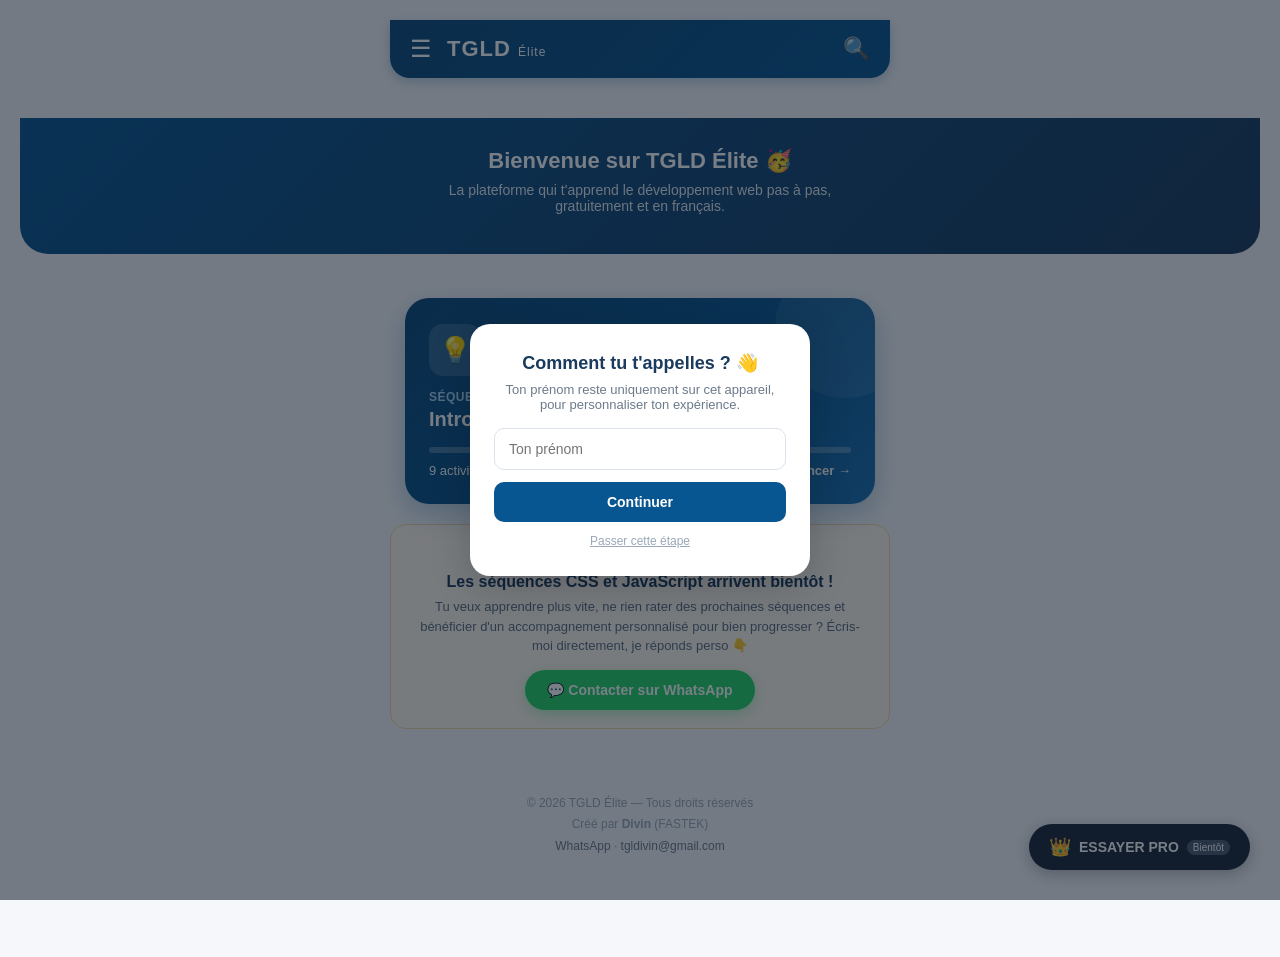
<file: index.html>
<!DOCTYPE html>
<html lang="fr">
<head>
    <meta charset="UTF-8">
    <meta name="viewport" content="width=device-width, initial-scale=1.0">
    <title>TGLD Élite - Apprends le développement web</title>
    <meta name="description" content="TGLD Élite - Plateforme d'apprentissage du développement web. Cours gratuits en français, accompagnement personnalisé sur WhatsApp.">
    <link rel="stylesheet" href="style.css">
    <style>
        body { background-color: #f5f7fa; padding-bottom: 90px; }
    </style>
</head>
<body>

    <!-- En-tête -->
    <header class="app-header">
        <div class="header-left">
            <span style="font-size: 24px;">☰</span>
            <div class="brand-logo">TGLD <span style="font-size:12px; font-weight:400;">Élite</span></div>
        </div>
        <div class="header-right">🔍</div>
    </header>

    <!-- Section héro -->
    <div class="hero">
        <h1 id="hero-titre">Bienvenue sur TGLD Élite 🥳</h1>
        <p>La plateforme qui t'apprend le développement web pas à pas, gratuitement et en français.</p>
    </div>

    <!-- Grille des Séquences -->
    <div class="sequence-grid" style="padding: 0 15px;">

        <!-- Séquence 1 (seule séquence disponible pour le moment) -->
        <a href="sequence.html?competence=webdev&sequence=sequence1" class="sequence-card-featured">
            <div class="feat-icon">💡</div>
            <div class="feat-eyebrow" id="feat-eyebrow">Séquence 1</div>
            <div class="feat-title">Introduction au HTML</div>
            <div class="feat-track"><div class="feat-fill" id="feat-fill" style="width:0%;"></div></div>
            <div class="feat-footer">
                <span id="feat-statut">Pas commencée</span>
                <span class="feat-cta" id="feat-cta">Commencer →</span>
            </div>
        </a>

    </div>

    <!-- Bannière séquences à venir + appel à l'action WhatsApp -->
    <div class="construction-banner">
        <span class="tag">🚧 EN CONSTRUCTION</span>
        <h3>Les séquences CSS et JavaScript arrivent bientôt !</h3>
        <p>
            Tu veux apprendre plus vite, ne rien rater des prochaines séquences et bénéficier d'un
            accompagnement personnalisé pour bien progresser ? Écris-moi directement, je réponds perso 👇
        </p>
        <a class="whatsapp-btn"
           href="https://wa.me/2290164409445?text=Bonjour%20%21%20Je%20viens%20de%20la%20plateforme%20TGLD%20%C3%89lite%20et%20j%27aimerais%20%C3%AAtre%20accompagn%C3%A9%28e%29%20pour%20bien%20apprendre%20%F0%9F%9A%80"
           target="_blank" rel="noopener">
            💬 Contacter sur WhatsApp
        </a>
    </div>

    <!-- Bouton PRO flottant -->
    <button class="pro-btn" onclick="alert('Version PRO disponible prochainement !')">
        <span style="font-size: 18px;">👑</span> ESSAYER PRO <small>Bientôt</small>
    </button>

    <!-- Pied de page -->
    <footer class="site-footer">
        © 2026 TGLD Élite — Tous droits réservés<br>
        Créé par <strong>Divin</strong> (FASTEK)<br>
        <a href="https://wa.me/2290164409445" target="_blank" rel="noopener">WhatsApp</a> ·
        <a href="mailto:tgldivin@gmail.com">tgldivin@gmail.com</a>
    </footer>

    <!-- Popup de bienvenue : prénom stocké uniquement en local sur l'appareil -->
    <div class="welcome-overlay" id="welcome-overlay">
        <div class="welcome-modal">
            <h3>Comment tu t'appelles ? 👋</h3>
            <p>Ton prénom reste uniquement sur cet appareil, pour personnaliser ton expérience.</p>
            <input type="text" id="input-prenom" placeholder="Ton prénom" maxlength="30">
            <button onclick="validerPrenom()">Continuer</button>
            <span class="skip-link" onclick="fermerPopup()">Passer cette étape</span>
        </div>
    </div>

    <script src="progress.js"></script>
    <script src="moteur.js"></script>
    <script>
        (async () => {
            // Carte vedette de la Séquence 1 : progression réelle + CTA adapté
            const fillEl = document.getElementById('feat-fill');
            const statutEl = document.getElementById('feat-statut');
            const ctaEl = document.getElementById('feat-cta');

            const data = await MOTEUR.chargerCompetence('webdev');
            const seq = MOTEUR.trouverSequence(data, 'sequence1');
            const cle = TGLD.enregistrerSequence('webdev', 'sequence1', seq.activites.map(a => a.id));

            const nb = TGLD.nbTermine(cle);
            const pourcentage = TGLD.pourcentage(cle);
            fillEl.style.width = pourcentage + '%';

            if (TGLD.sequenceTerminee(cle)) {
                statutEl.textContent = 'Terminée ✓';
                ctaEl.textContent = 'Revoir →';
            } else if (nb > 0) {
                statutEl.textContent = pourcentage + '% complété';
                ctaEl.textContent = 'Continuer →';
            } else {
                statutEl.textContent = seq.activites.length + ' activités';
                ctaEl.textContent = 'Commencer →';
            }
        })();

        // Popup de bienvenue (une seule fois) + personnalisation du héro
        const prenomExistant = TGLD.getPrenom();
        const heroTitre = document.getElementById('hero-titre');
        const overlay = document.getElementById('welcome-overlay');

        if (prenomExistant) {
            heroTitre.textContent = 'Content de te revoir, ' + prenomExistant + ' 👋';
            overlay.style.display = 'none';
        }

        function validerPrenom() {
            const valeur = document.getElementById('input-prenom').value.trim();
            if (valeur) {
                TGLD.setPrenom(valeur);
                heroTitre.textContent = 'Bienvenue, ' + valeur + ' 👋';
            }
            fermerPopup();
        }

        function fermerPopup() {
            overlay.style.display = 'none';
        }
    </script>

</body>
</html>
</file>
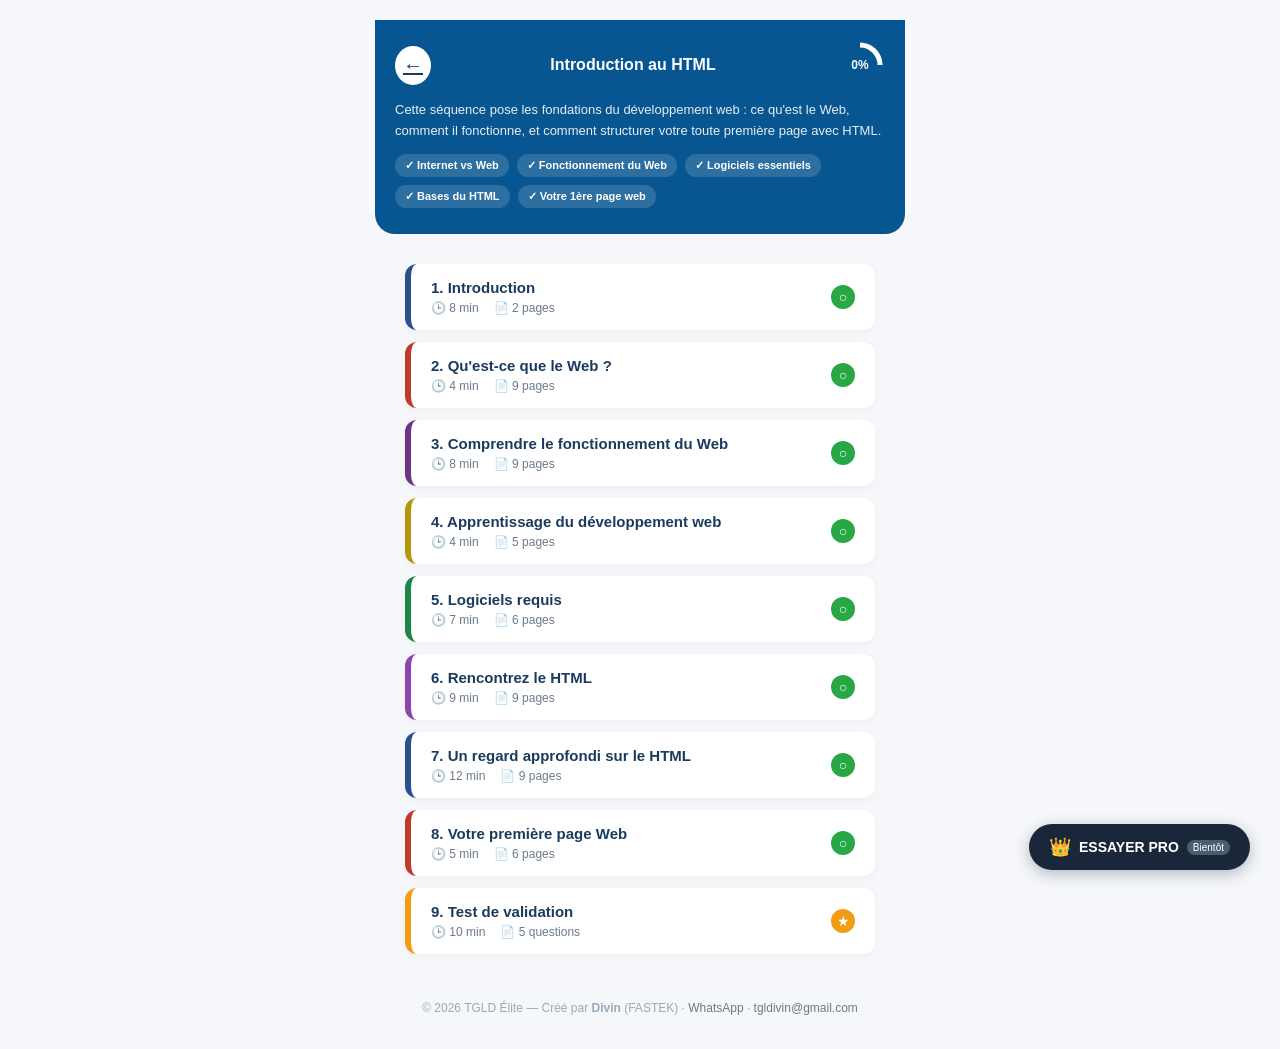
<file: sequence1/accueil.html>
<!DOCTYPE html>
<html lang="fr">
<head>
    <meta charset="UTF-8">
    <meta name="viewport" content="width=device-width, initial-scale=1.0">
    <title>Séquence 1 : Introduction au HTML</title>
    <!-- Lien relatif vers le CSS racine -->
    <link rel="stylesheet" href="../style.css">
    <style> body { background-color: #f5f7fa; } </style>
</head>
<body>

    <!-- En-tête de la séquence avec cercle de progression -->
    <div style="background-color: #085691; padding: 20px 15px 10px 15px; border-radius: 0 0 20px 20px; margin-bottom: 10px;">
        <div class="module-nav" style="max-width: 100%;">
            <a href="../index.html" class="back-btn">←</a>
            <h3 style="color: white; font-size: 16px; flex:1; text-align: center; margin: 0;">Introduction au HTML</h3>
            <div class="module-progress-ring">
                <svg viewBox="0 0 40 40">
                    <circle id="ring-circle" cx="20" cy="20" r="16" stroke-dasharray="100.53" stroke-dashoffset="100.53" />
                </svg>
                <span id="ring-percent">0%</span>
            </div>
        </div>
        <div class="seq-presentation">
            <p>Cette séquence pose les fondations du développement web : ce qu'est le Web, comment il fonctionne, et comment structurer votre toute première page avec HTML.</p>
            <div class="seq-skills">
                <span>✓ Internet vs Web</span>
                <span>✓ Fonctionnement du Web</span>
                <span>✓ Logiciels essentiels</span>
                <span>✓ Bases du HTML</span>
                <span>✓ Votre 1ère page web</span>
            </div>
        </div>
    </div>

    <!-- Liste des Activités -->
    <div class="activity-list" style="padding: 0 15px;">

        <a href="activite1.html" class="activity-item c-blue">
            <div class="act-info">
                <h4>1. Introduction</h4>
                <p><span>🕒 8 min</span> <span>📄 2 pages</span></p>
            </div>
            <div class="act-status" data-activite="activite1">○</div>
        </a>

        <a href="activite2.html" class="activity-item c-red">
            <div class="act-info">
                <h4>2. Qu'est-ce que le Web ?</h4>
                <p><span>🕒 4 min</span> <span>📄 9 pages</span></p>
            </div>
            <div class="act-status" data-activite="activite2">○</div>
        </a>

        <a href="activite3.html" class="activity-item c-purple">
            <div class="act-info">
                <h4>3. Comprendre le fonctionnement du Web</h4>
                <p><span>🕒 8 min</span> <span>📄 9 pages</span></p>
            </div>
            <div class="act-status" data-activite="activite3">○</div>
        </a>

        <a href="activite4.html" class="activity-item c-yellow">
            <div class="act-info">
                <h4>4. Apprentissage du développement web</h4>
                <p><span>🕒 4 min</span> <span>📄 5 pages</span></p>
            </div>
            <div class="act-status" data-activite="activite4">○</div>
        </a>

        <a href="activite5.html" class="activity-item c-green">
            <div class="act-info">
                <h4>5. Logiciels requis</h4>
                <p><span>🕒 7 min</span> <span>📄 6 pages</span></p>
            </div>
            <div class="act-status" data-activite="activite5">○</div>
        </a>

        <a href="activite6.html" class="activity-item c-magenta">
            <div class="act-info">
                <h4>6. Rencontrez le HTML</h4>
                <p><span>🕒 9 min</span> <span>📄 9 pages</span></p>
            </div>
            <div class="act-status" data-activite="activite6">○</div>
        </a>

        <a href="activite7.html" class="activity-item c-blue">
            <div class="act-info">
                <h4>7. Un regard approfondi sur le HTML</h4>
                <p><span>🕒 12 min</span> <span>📄 9 pages</span></p>
            </div>
            <div class="act-status" data-activite="activite7">○</div>
        </a>

        <a href="activite8.html" class="activity-item c-red">
            <div class="act-info">
                <h4>8. Votre première page Web</h4>
                <p><span>🕒 5 min</span> <span>📄 6 pages</span></p>
            </div>
            <div class="act-status" data-activite="activite8">○</div>
        </a>

        <a href="activite9.html" class="activity-item c-purple" style="border-left-color: #f39c12;">
            <div class="act-info">
                <h4>9. Test de validation</h4>
                <p><span>🕒 10 min</span> <span>📄 5 questions</span></p>
            </div>
            <div class="act-status" data-activite="activite9" style="background: #f39c12;">★</div>
        </a>

    </div>

    <!-- Bouton PRO flottant (Identique à la racine) -->
    <button class="pro-btn" onclick="alert('Version PRO disponible prochainement !')">
        <span style="font-size: 18px;">👑</span> ESSAYER PRO <small>Bientôt</small>
    </button>

    <footer class="site-footer">
        © 2026 TGLD Élite — Créé par <strong>Divin</strong> (FASTEK) ·
        <a href="https://wa.me/2290164409445" target="_blank" rel="noopener">WhatsApp</a> ·
        <a href="mailto:tgldivin@gmail.com">tgldivin@gmail.com</a>
    </footer>

    <script src="../progress.js"></script>
    <script>
        // Coche chaque activité réellement terminée par l'utilisateur
        document.querySelectorAll('.act-status[data-activite]').forEach(el => {
            const activite = el.getAttribute('data-activite');
            if (TGLD.estTermine('sequence1', activite)) {
                // Le "★" de l'activité 9 (quiz) reste visible, on ajoute juste la coche ailleurs
                if (activite !== 'activite9') el.textContent = '✓';
            }
        });

        // Anneau de progression (cercle SVG) basé sur la progression réelle
        const pourcentage = TGLD.pourcentage('sequence1');
        const circonference = 100.53;
        document.getElementById('ring-circle').style.strokeDashoffset =
            circonference - (circonference * pourcentage / 100);
        document.getElementById('ring-percent').textContent = pourcentage + '%';
    </script>

</body>
</html>
</file>
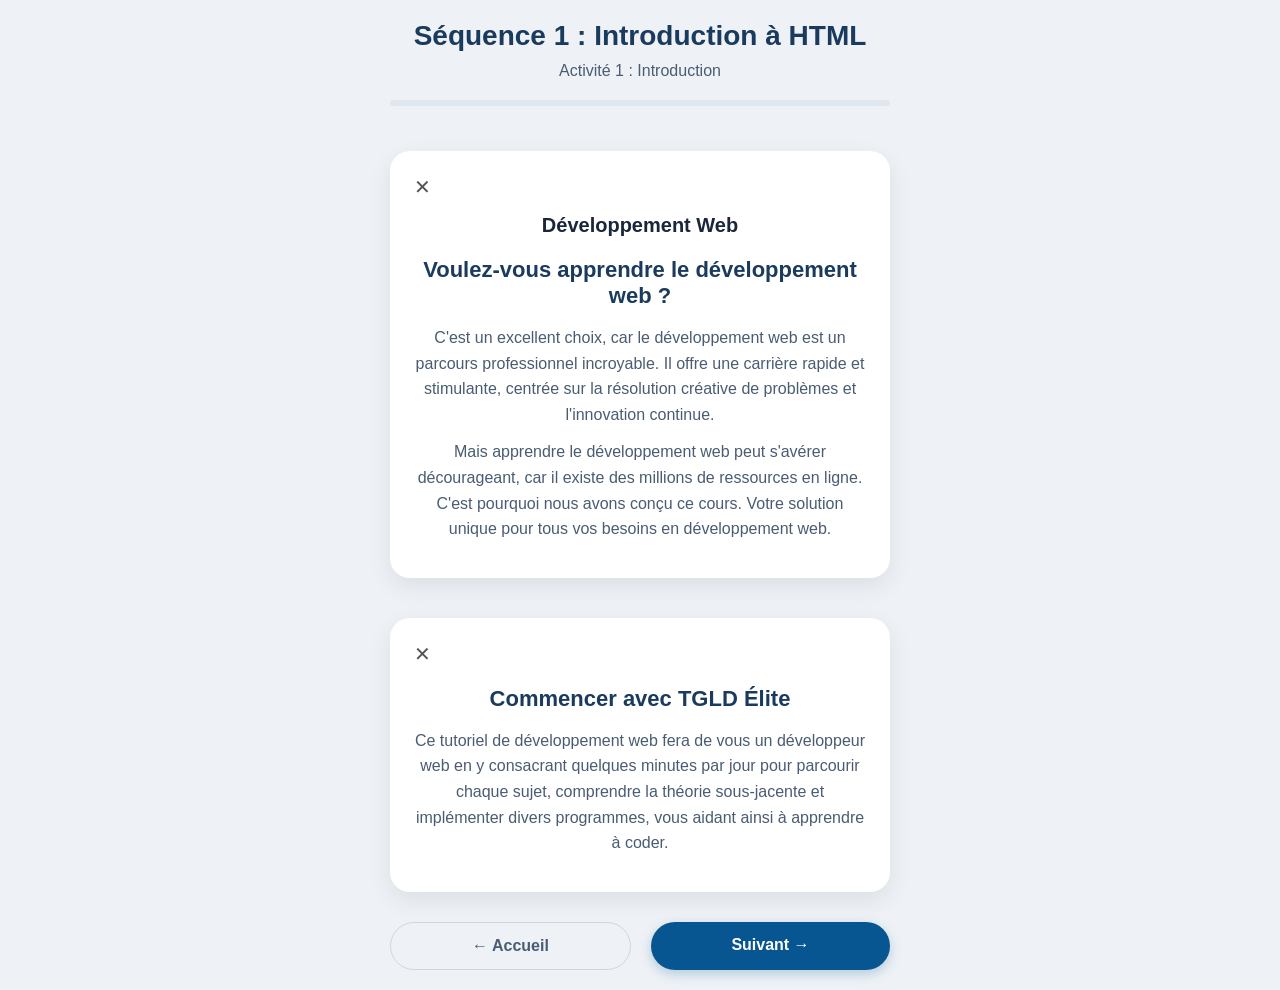
<file: sequence1/activite1.html>
<!DOCTYPE html>
<html lang="fr">
<head>
    <meta charset="UTF-8">
    <meta name="viewport" content="width=device-width, initial-scale=1.0">
    <title>Activité 1 : Introduction</title>
    <link rel="stylesheet" href="../style.css">
</head>
<body>

    <h1 class="section-header">Séquence 1 : Introduction à HTML</h1>
    <p style="color: #4a5c72; margin-top: -20px; margin-bottom: 10px;">Activité 1 : Introduction</p>

    <div class="progress-track-page"><div class="progress-fill" id="progress-fill-global" style="width:0%;"></div></div>

    <div class="activity-container">

        <!-- Carte 1 -->
        <div class="card">
            <div class="header">
                <span class="close-icon">✕</span>
            </div>
            <div class="card-title">Développement Web</div>
            <div class="content">
                <h2>Voulez-vous apprendre le développement web ?</h2>
                <p>C'est un excellent choix, car le développement web est un parcours professionnel incroyable. Il offre une carrière rapide et stimulante, centrée sur la résolution créative de problèmes et l'innovation continue.</p>
                <p>Mais apprendre le développement web peut s'avérer décourageant, car il existe des millions de ressources en ligne. C'est pourquoi nous avons conçu ce cours. Votre solution unique pour tous vos besoins en développement web.</p>
            </div>
        </div>

        <!-- Carte 2 -->
        <div class="card">
            <div class="header">
                <span class="close-icon">✕</span>
            </div>
            <div class="content">
                <h2>Commencer avec TGLD Élite</h2>
                <p>Ce tutoriel de développement web fera de vous un développeur web en y consacrant quelques minutes par jour pour parcourir chaque sujet, comprendre la théorie sous-jacente et implémenter divers programmes, vous aidant ainsi à apprendre à coder.</p>
            </div>
        </div>

    </div>

    <!-- Navigation -->
    <div class="nav-links">
        <a href="accueil.html" class="btn-nav btn-prev">← Accueil</a>
        <a href="activite2.html" class="btn-nav btn-next" id="lien-suivant">Suivant →</a>
    </div>

    <script src="../progress.js"></script>
    <script>
        TGLD.appliquerBarreActivite('sequence1');
        TGLD.lierValidationActivite('sequence1', 'activite1', '#lien-suivant');
    </script>

</body>
</html>
</file>
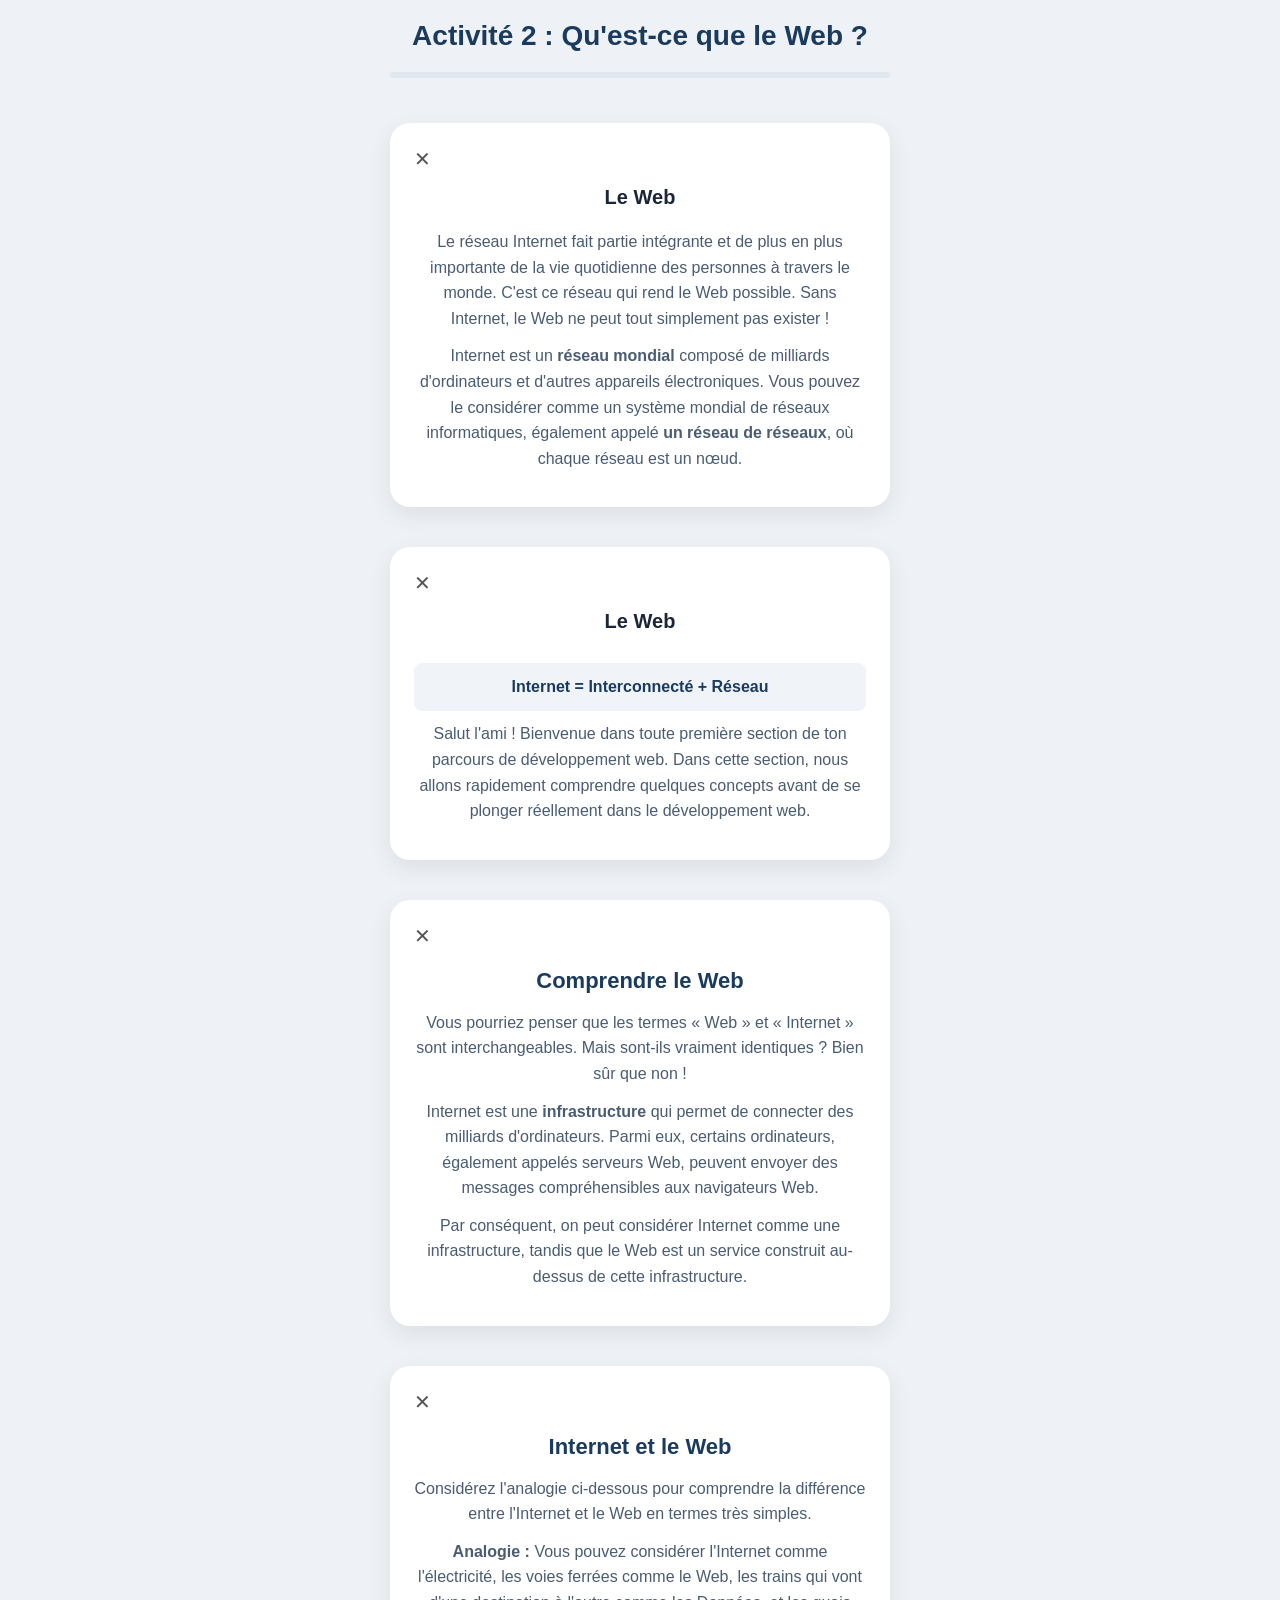
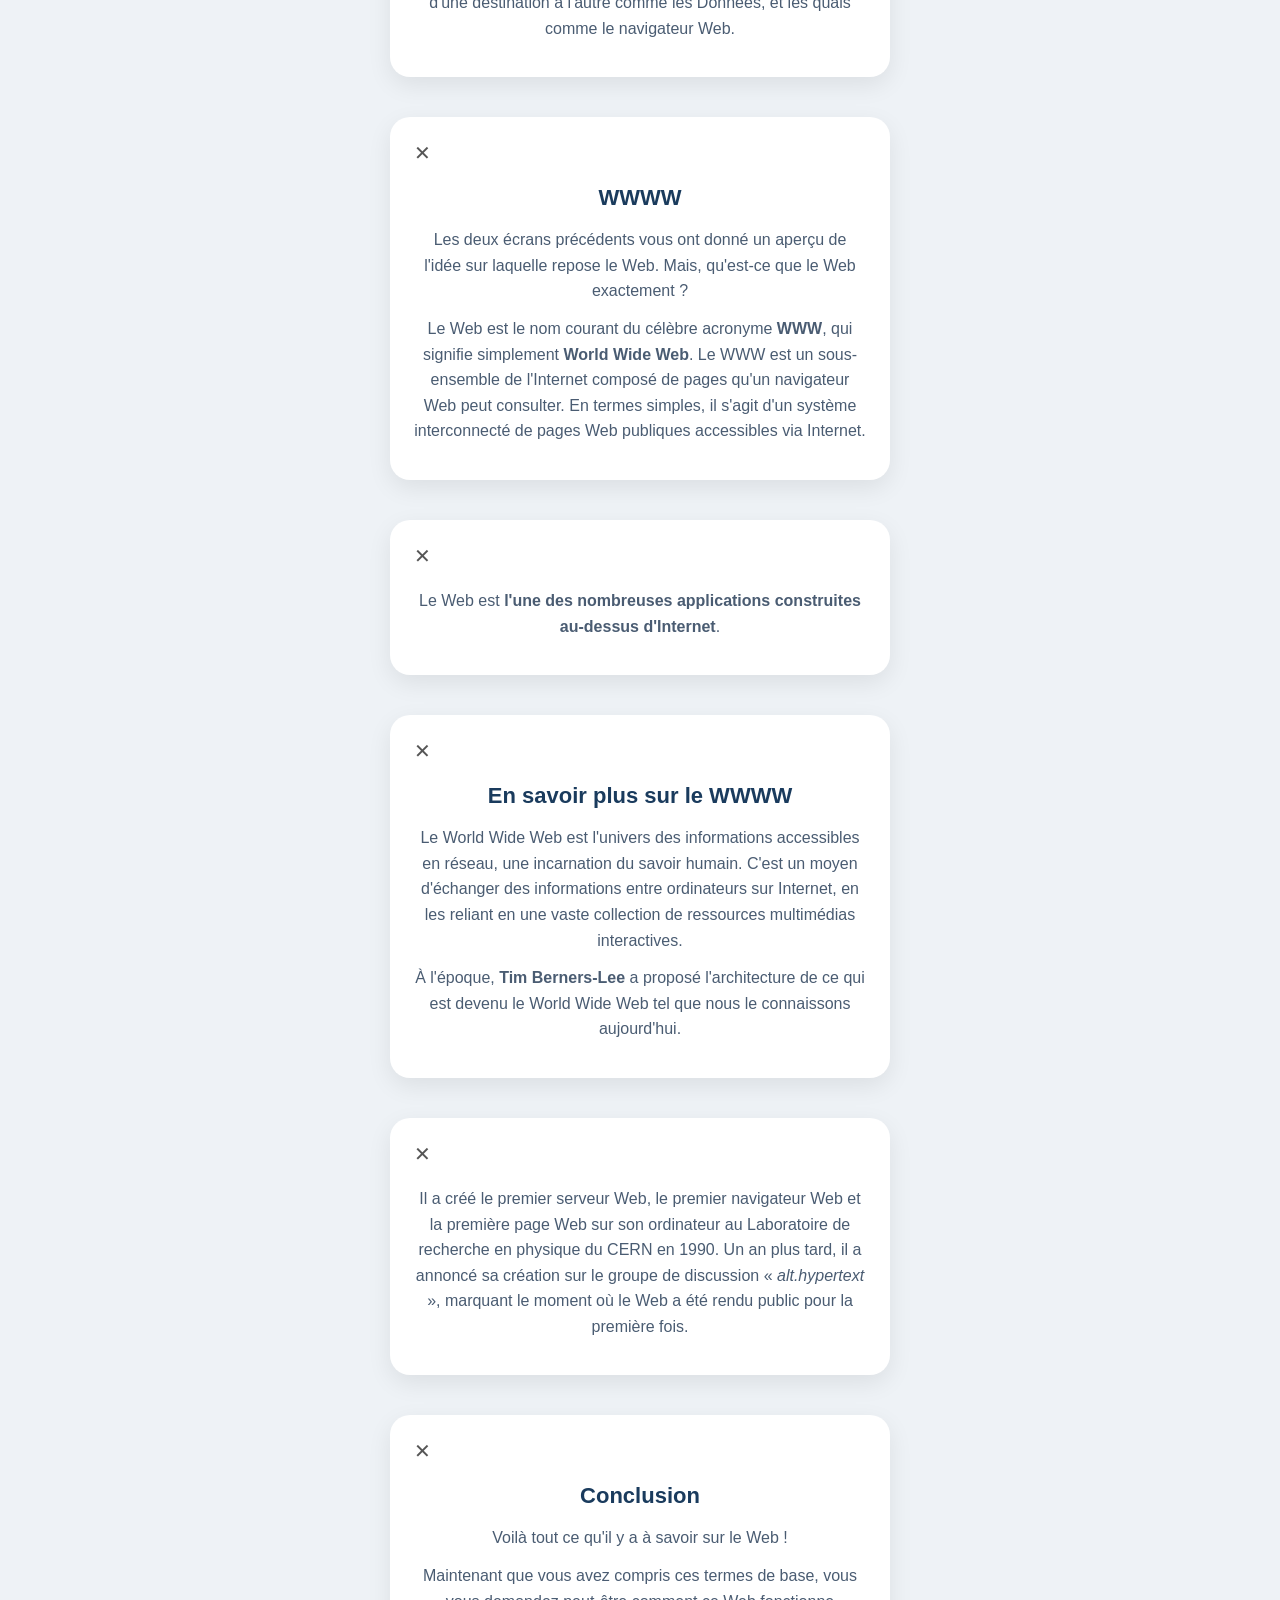
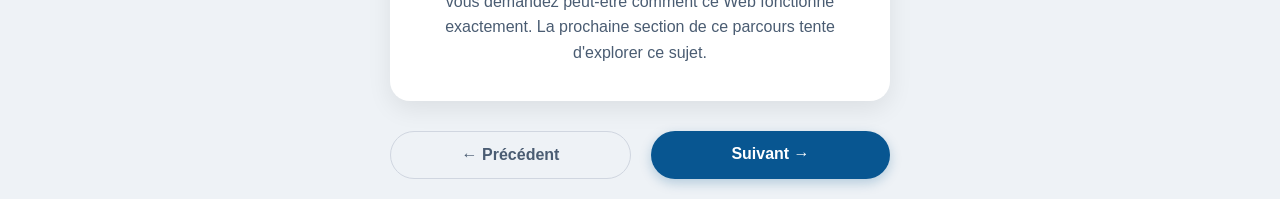
<file: sequence1/activite2.html>
<!DOCTYPE html>
<html lang="fr">
<head>
    <meta charset="UTF-8">
    <meta name="viewport" content="width=device-width, initial-scale=1.0">
    <title>Activité 2 : Qu'est-ce que le Web ?</title>
    <link rel="stylesheet" href="../style.css">
</head>
<body>

    <h1 class="section-header">Activité 2 : Qu'est-ce que le Web ?</h1>

    <div class="progress-track-page"><div class="progress-fill" id="progress-fill-global" style="width:0%;"></div></div>

    <div class="activity-container">

        <!-- Cartes 1 à 9 -->
        <div class="card">
            <div class="header">
                <span class="close-icon">✕</span>
            </div>
            <div class="card-title">Le Web</div>
            <div class="content">
                <p>Le réseau Internet fait partie intégrante et de plus en plus importante de la vie quotidienne des personnes à travers le monde. C'est ce réseau qui rend le Web possible. Sans Internet, le Web ne peut tout simplement pas exister !</p>
                <p>Internet est un <strong>réseau mondial</strong> composé de milliards d'ordinateurs et d'autres appareils électroniques. Vous pouvez le considérer comme un système mondial de réseaux informatiques, également appelé <strong>un réseau de réseaux</strong>, où chaque réseau est un nœud.</p>
            </div>
        </div>

        <div class="card">
            <div class="header">
                <span class="close-icon">✕</span>
            </div>
            <div class="card-title">Le Web</div>
            <div class="content">
                <div class="highlight-box">Internet = Interconnecté + Réseau</div>
                <p>Salut l'ami ! Bienvenue dans toute première section de ton parcours de développement web. Dans cette section, nous allons rapidement comprendre quelques concepts avant de se plonger réellement dans le développement web.</p>
            </div>
        </div>

        <div class="card">
            <div class="header">
                <span class="close-icon">✕</span>
            </div>
            <div class="content">
                <h2>Comprendre le Web</h2>
                <p>Vous pourriez penser que les termes « Web » et « Internet » sont interchangeables. Mais sont-ils vraiment identiques ? Bien sûr que non !</p>
                <p>Internet est une <strong>infrastructure</strong> qui permet de connecter des milliards d'ordinateurs. Parmi eux, certains ordinateurs, également appelés serveurs Web, peuvent envoyer des messages compréhensibles aux navigateurs Web.</p>
                <p>Par conséquent, on peut considérer Internet comme une infrastructure, tandis que le Web est un service construit au-dessus de cette infrastructure.</p>
            </div>
        </div>

        <div class="card">
            <div class="header">
                <span class="close-icon">✕</span>
            </div>
            <div class="content">
                <h2>Internet et le Web</h2>
                <p>Considérez l'analogie ci-dessous pour comprendre la différence entre l'Internet et le Web en termes très simples.</p>
                <p><strong>Analogie :</strong> Vous pouvez considérer l'Internet comme l'électricité, les voies ferrées comme le Web, les trains qui vont d'une destination à l'autre comme les Données, et les quais comme le navigateur Web.</p>
            </div>
        </div>

        <div class="card">
            <div class="header">
                <span class="close-icon">✕</span>
            </div>
            <div class="content">
                <h2>WWWW</h2>
                <p>Les deux écrans précédents vous ont donné un aperçu de l'idée sur laquelle repose le Web. Mais, qu'est-ce que le Web exactement ?</p>
                <p>Le Web est le nom courant du célèbre acronyme <strong>WWW</strong>, qui signifie simplement <strong>World Wide Web</strong>. Le WWW est un sous-ensemble de l'Internet composé de pages qu'un navigateur Web peut consulter. En termes simples, il s'agit d'un système interconnecté de pages Web publiques accessibles via Internet.</p>
            </div>
        </div>

        <div class="card">
            <div class="header">
                <span class="close-icon">✕</span>
            </div>
            <div class="content">
                <p>Le Web est <strong>l'une des nombreuses applications construites au-dessus d'Internet</strong>.</p>
            </div>
        </div>

        <div class="card">
            <div class="header">
                <span class="close-icon">✕</span>
            </div>
            <div class="content">
                <h2>En savoir plus sur le WWWW</h2>
                <p>Le World Wide Web est l'univers des informations accessibles en réseau, une incarnation du savoir humain. C'est un moyen d'échanger des informations entre ordinateurs sur Internet, en les reliant en une vaste collection de ressources multimédias interactives.</p>
                <p>À l'époque, <strong>Tim Berners-Lee</strong> a proposé l'architecture de ce qui est devenu le World Wide Web tel que nous le connaissons aujourd'hui.</p>
            </div>
        </div>

        <div class="card">
            <div class="header">
                <span class="close-icon">✕</span>
            </div>
            <div class="content">
                <p>Il a créé le premier serveur Web, le premier navigateur Web et la première page Web sur son ordinateur au Laboratoire de recherche en physique du CERN en 1990. Un an plus tard, il a annoncé sa création sur le groupe de discussion « <em>alt.hypertext</em> », marquant le moment où le Web a été rendu public pour la première fois.</p>
            </div>
        </div>

        <div class="card">
            <div class="header">
                <span class="close-icon">✕</span>
            </div>
            <div class="content">
                <h2>Conclusion</h2>
                <p>Voilà tout ce qu'il y a à savoir sur le Web !</p>
                <p>Maintenant que vous avez compris ces termes de base, vous vous demandez peut-être comment ce Web fonctionne exactement. La prochaine section de ce parcours tente d'explorer ce sujet.</p>
            </div>
        </div>

    </div>

    <!-- Navigation -->
    <div class="nav-links">
        <a href="activite1.html" class="btn-nav btn-prev">← Précédent</a>
        <a href="activite3.html" class="btn-nav btn-next" id="lien-suivant">Suivant →</a>
    </div>

    <script src="../progress.js"></script>
    <script>
        TGLD.appliquerBarreActivite('sequence1');
        TGLD.lierValidationActivite('sequence1', 'activite2', '#lien-suivant');
    </script>

</body>
</html>
</file>
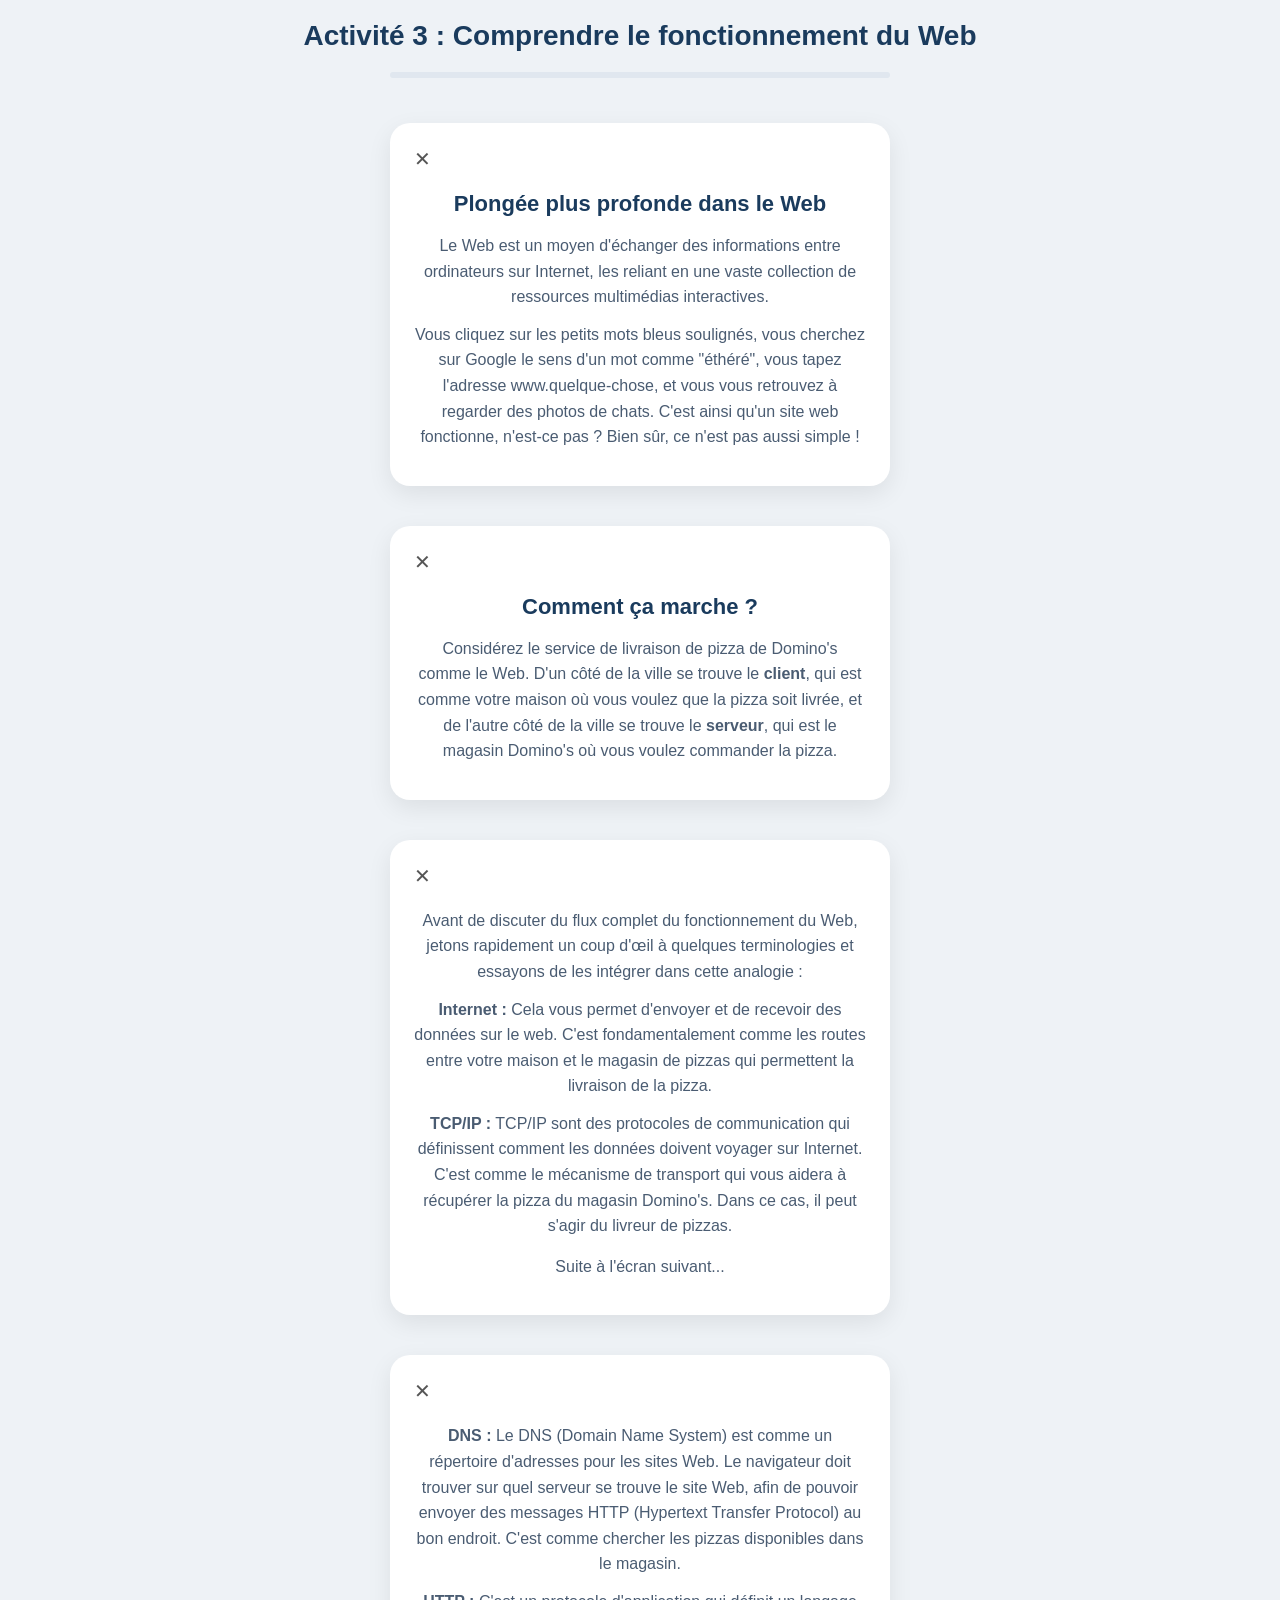
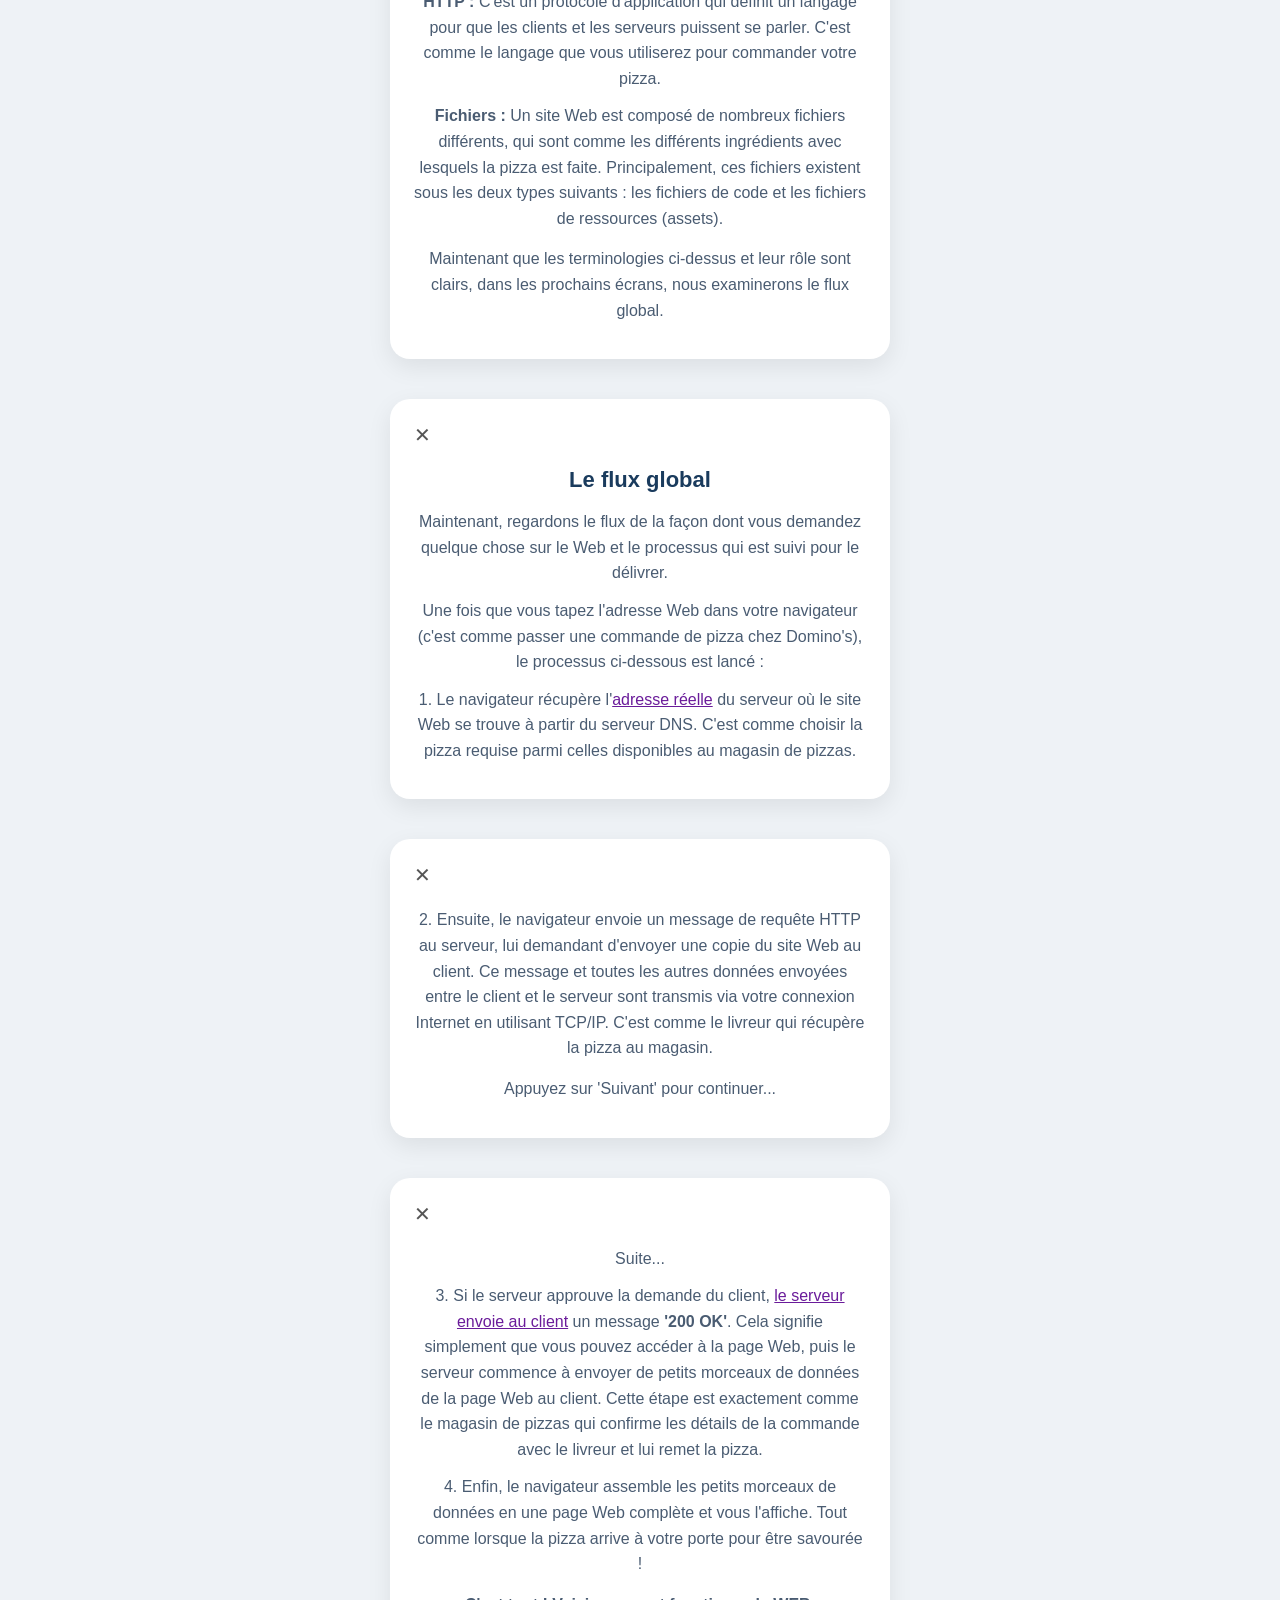
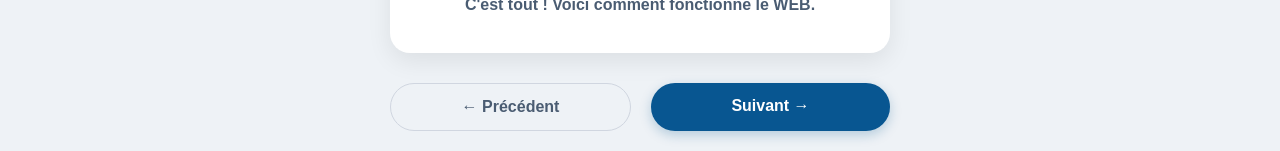
<file: sequence1/activite3.html>
<!DOCTYPE html>
<html lang="fr">
<head>
    <meta charset="UTF-8">
    <meta name="viewport" content="width=device-width, initial-scale=1.0">
    <title>Activité 3 : Comprendre le fonctionnement du Web</title>
    <link rel="stylesheet" href="../style.css">
</head>
<body>

    <h1 class="section-header">Activité 3 : Comprendre le fonctionnement du Web</h1>

    <div class="progress-track-page"><div class="progress-fill" id="progress-fill-global" style="width:0%;"></div></div>

    <div class="activity-container">

        <!-- Carte 1 -->
        <div class="card">
            <div class="header">
                <span class="close-icon">✕</span>
            </div>
            <div class="content">
                <h2>Plongée plus profonde dans le Web</h2>
                <p>Le Web est un moyen d'échanger des informations entre ordinateurs sur Internet, les reliant en une vaste collection de ressources multimédias interactives.</p>
                <p>Vous cliquez sur les petits mots bleus soulignés, vous cherchez sur Google le sens d'un mot comme "éthéré", vous tapez l'adresse www.quelque-chose, et vous vous retrouvez à regarder des photos de chats. C'est ainsi qu'un site web fonctionne, n'est-ce pas ? Bien sûr, ce n'est pas aussi simple !</p>
            </div>
        </div>

        <!-- Carte 2 -->
        <div class="card">
            <div class="header">
                <span class="close-icon">✕</span>
            </div>
            <div class="content">
                <h2>Comment ça marche ?</h2>
                <p>Considérez le service de livraison de pizza de Domino's comme le Web. D'un côté de la ville se trouve le <strong>client</strong>, qui est comme votre maison où vous voulez que la pizza soit livrée, et de l'autre côté de la ville se trouve le <strong>serveur</strong>, qui est le magasin Domino's où vous voulez commander la pizza.</p>
            </div>
        </div>

        <!-- Carte 3 -->
        <div class="card">
            <div class="header">
                <span class="close-icon">✕</span>
            </div>
            <div class="content">
                <p>Avant de discuter du flux complet du fonctionnement du Web, jetons rapidement un coup d'œil à quelques terminologies et essayons de les intégrer dans cette analogie :</p>
                <p><strong>Internet :</strong> Cela vous permet d'envoyer et de recevoir des données sur le web. C'est fondamentalement comme les routes entre votre maison et le magasin de pizzas qui permettent la livraison de la pizza.</p>
                <p><strong>TCP/IP :</strong> TCP/IP sont des protocoles de communication qui définissent comment les données doivent voyager sur Internet. C'est comme le mécanisme de transport qui vous aidera à récupérer la pizza du magasin Domino's. Dans ce cas, il peut s'agir du livreur de pizzas.</p>
                <p style="color:#4a5c72; text-align:center; margin-top: 15px;">Suite à l'écran suivant...</p>
            </div>
        </div>

        <!-- Carte 4 -->
        <div class="card">
            <div class="header">
                <span class="close-icon">✕</span>
            </div>
            <div class="content">
                <p><strong>DNS :</strong> Le DNS (Domain Name System) est comme un répertoire d'adresses pour les sites Web. Le navigateur doit trouver sur quel serveur se trouve le site Web, afin de pouvoir envoyer des messages HTTP (Hypertext Transfer Protocol) au bon endroit. C'est comme chercher les pizzas disponibles dans le magasin.</p>
                <p><strong>HTTP :</strong> C'est un protocole d'application qui définit un langage pour que les clients et les serveurs puissent se parler. C'est comme le langage que vous utiliserez pour commander votre pizza.</p>
                <p><strong>Fichiers :</strong> Un site Web est composé de nombreux fichiers différents, qui sont comme les différents ingrédients avec lesquels la pizza est faite. Principalement, ces fichiers existent sous les deux types suivants : les fichiers de code et les fichiers de ressources (assets).</p>
                <p style="color:#4a5c72; text-align:center; margin-top: 15px;">Maintenant que les terminologies ci-dessus et leur rôle sont clairs, dans les prochains écrans, nous examinerons le flux global.</p>
            </div>
        </div>

        <!-- Carte 5 -->
        <div class="card">
            <div class="header">
                <span class="close-icon">✕</span>
            </div>
            <div class="content">
                <h2>Le flux global</h2>
                <p>Maintenant, regardons le flux de la façon dont vous demandez quelque chose sur le Web et le processus qui est suivi pour le délivrer.</p>
                <p>Une fois que vous tapez l'adresse Web dans votre navigateur (c'est comme passer une commande de pizza chez Domino's), le processus ci-dessous est lancé :</p>
                <p>1. Le navigateur récupère l'<span style="color:#6a1b9a; text-decoration: underline;">adresse réelle</span> du serveur où le site Web se trouve à partir du serveur DNS. C'est comme choisir la pizza requise parmi celles disponibles au magasin de pizzas.</p>
            </div>
        </div>

        <!-- Carte 6 -->
        <div class="card">
            <div class="header">
                <span class="close-icon">✕</span>
            </div>
            <div class="content">
                <p>2. Ensuite, le navigateur envoie un message de requête HTTP au serveur, lui demandant d'envoyer une copie du site Web au client. Ce message et toutes les autres données envoyées entre le client et le serveur sont transmis via votre connexion Internet en utilisant TCP/IP. C'est comme le livreur qui récupère la pizza au magasin.</p>
                <p style="color:#4a5c72; text-align:center; margin-top: 15px;">Appuyez sur 'Suivant' pour continuer...</p>
            </div>
        </div>

        <!-- Carte 7 -->
        <div class="card">
            <div class="header">
                <span class="close-icon">✕</span>
            </div>
            <div class="content">
                <p style="text-align:center; color:#4a5c72;">Suite...</p>
                <p>3. Si le serveur approuve la demande du client, <span style="color:#6a1b9a; text-decoration: underline;">le serveur envoie au client</span> un message <strong>'200 OK'</strong>. Cela signifie simplement que vous pouvez accéder à la page Web, puis le serveur commence à envoyer de petits morceaux de données de la page Web au client. Cette étape est exactement comme le magasin de pizzas qui confirme les détails de la commande avec le livreur et lui remet la pizza.</p>
                <p>4. Enfin, le navigateur assemble les petits morceaux de données en une page Web complète et vous l'affiche. Tout comme lorsque la pizza arrive à votre porte pour être savourée !</p>
                <p style="text-align:center; margin-top: 15px; font-weight:600;">C'est tout ! Voici comment fonctionne le <strong>WEB</strong>.</p>
            </div>
        </div>

    </div>

    <!-- Navigation -->
    <div class="nav-links">
        <a href="activite2.html" class="btn-nav btn-prev">← Précédent</a>
        <a href="activite4.html" class="btn-nav btn-next" id="lien-suivant">Suivant →</a>
    </div>

    <script src="../progress.js"></script>
    <script>
        TGLD.appliquerBarreActivite('sequence1');
        TGLD.lierValidationActivite('sequence1', 'activite3', '#lien-suivant');
    </script>

</body>
</html>
</file>
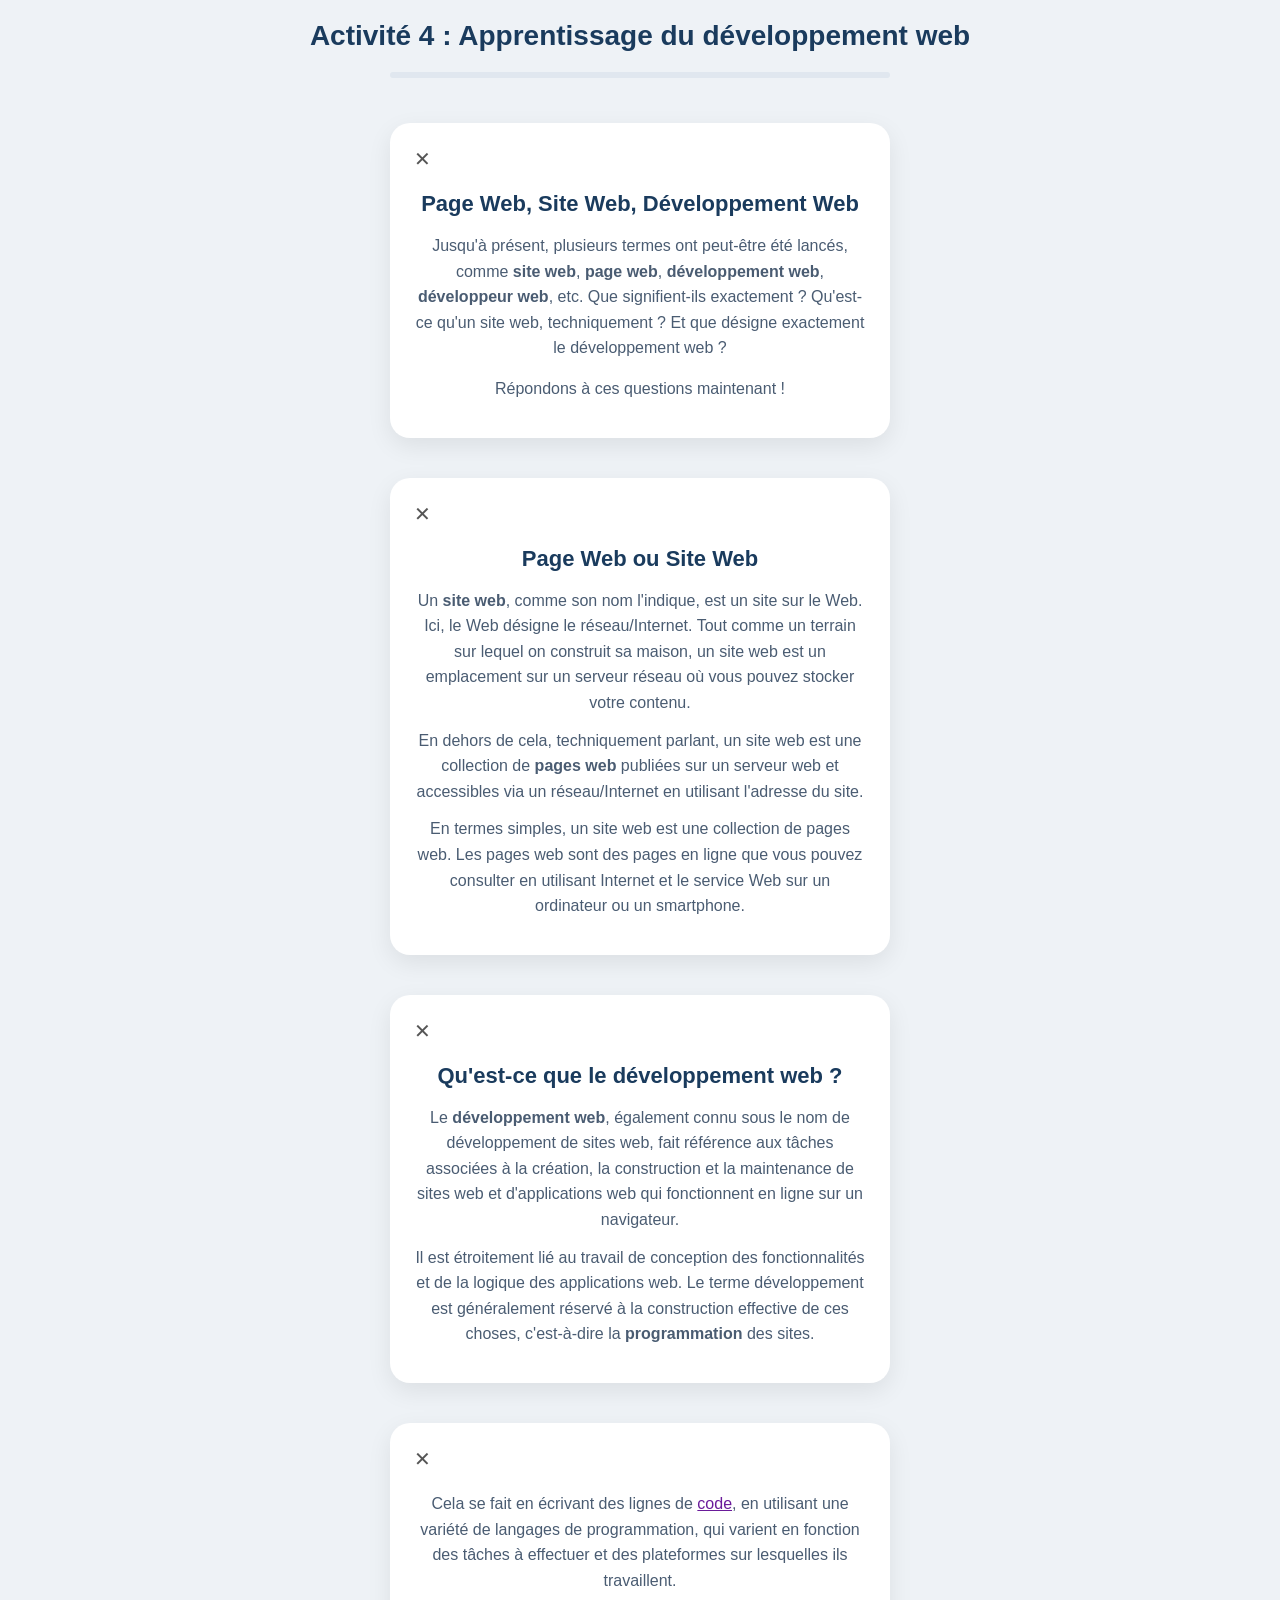
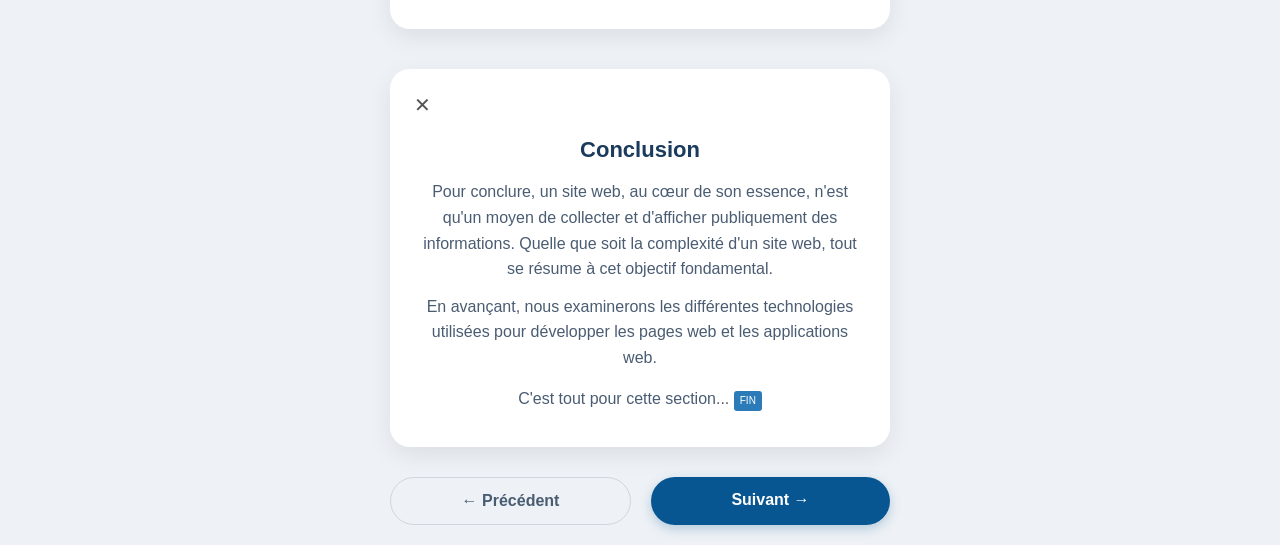
<file: sequence1/activite4.html>
<!DOCTYPE html>
<html lang="fr">
<head>
    <meta charset="UTF-8">
    <meta name="viewport" content="width=device-width, initial-scale=1.0">
    <title>Activité 4 : Apprentissage du développement web</title>
    <link rel="stylesheet" href="../style.css">
</head>
<body>

    <h1 class="section-header">Activité 4 : Apprentissage du développement web</h1>

    <div class="progress-track-page"><div class="progress-fill" id="progress-fill-global" style="width:0%;"></div></div>

    <div class="activity-container">

        <!-- Carte 1 -->
        <div class="card">
            <div class="header">
                <span class="close-icon">✕</span>
            </div>
            <div class="content">
                <h2>Page Web, Site Web, Développement Web</h2>
                <p>Jusqu'à présent, plusieurs termes ont peut-être été lancés, comme <strong>site web</strong>, <strong>page web</strong>, <strong>développement web</strong>, <strong>développeur web</strong>, etc. Que signifient-ils exactement ? Qu'est-ce qu'un site web, techniquement ? Et que désigne exactement le développement web ?</p>
                <p style="margin-top: 15px;">Répondons à ces questions maintenant !</p>
            </div>
        </div>

        <!-- Carte 2 -->
        <div class="card">
            <div class="header">
                <span class="close-icon">✕</span>
            </div>
            <div class="content">
                <h2>Page Web ou Site Web</h2>
                <p>Un <strong>site web</strong>, comme son nom l'indique, est un site sur le Web. Ici, le Web désigne le réseau/Internet. Tout comme un terrain sur lequel on construit sa maison, un site web est un emplacement sur un serveur réseau où vous pouvez stocker votre contenu.</p>
                <p>En dehors de cela, techniquement parlant, un site web est une collection de <strong>pages web</strong> publiées sur un serveur web et accessibles via un réseau/Internet en utilisant l'adresse du site.</p>
                <p>En termes simples, un site web est une collection de pages web. Les pages web sont des pages en ligne que vous pouvez consulter en utilisant Internet et le service Web sur un ordinateur ou un smartphone.</p>
            </div>
        </div>

        <!-- Carte 3 (Texte suite image 3 - J'ai fusionné la fin de l'image 3 ici car c'est la suite directe) -->
        <div class="card">
            <div class="header">
                <span class="close-icon">✕</span>
            </div>
            <div class="content">
                <h2>Qu'est-ce que le développement web ?</h2>
                <p>Le <strong>développement web</strong>, également connu sous le nom de développement de sites web, fait référence aux tâches associées à la création, la construction et la maintenance de sites web et d'applications web qui fonctionnent en ligne sur un navigateur.</p>
                <p>Il est étroitement lié au travail de conception des fonctionnalités et de la logique des applications web. Le terme développement est généralement réservé à la construction effective de ces choses, c'est-à-dire la <strong>programmation</strong> des sites.</p>
            </div>
        </div>

        <!-- Carte 4 (Suite de l'image 5 sur le développement) -->
        <div class="card">
            <div class="header">
                <span class="close-icon">✕</span>
            </div>
            <div class="content">
                <p>Cela se fait en écrivant des lignes de <span style="color:#6a1b9a; text-decoration: underline;">code</span>, en utilisant une variété de langages de programmation, qui varient en fonction des tâches à effectuer et des plateformes sur lesquelles ils travaillent.</p>
            </div>
        </div>

        <!-- Carte 5 (Conclusion) -->
        <div class="card">
            <div class="header">
                <span class="close-icon">✕</span>
            </div>
            <div class="content">
                <h2>Conclusion</h2>
                <p>Pour conclure, un site web, au cœur de son essence, n'est qu'un moyen de collecter et d'afficher publiquement des informations. Quelle que soit la complexité d'un site web, tout se résume à cet objectif fondamental.</p>
                <p>En avançant, nous examinerons les différentes technologies utilisées pour développer les pages web et les applications web.</p>
                <p style="text-align:center; margin-top: 15px;">C'est tout pour cette section... <span style="display:inline-block; background:#2b7bb9; color:white; font-size:10px; padding:2px 6px; border-radius:3px;">FIN</span></p>
            </div>
        </div>

    </div>

    <!-- Navigation -->
    <div class="nav-links">
        <a href="activite3.html" class="btn-nav btn-prev">← Précédent</a>
        <a href="activite5.html" class="btn-nav btn-next" id="lien-suivant">Suivant →</a>
    </div>

    <script src="../progress.js"></script>
    <script>
        TGLD.appliquerBarreActivite('sequence1');
        TGLD.lierValidationActivite('sequence1', 'activite4', '#lien-suivant');
    </script>

</body>
</html>
</file>
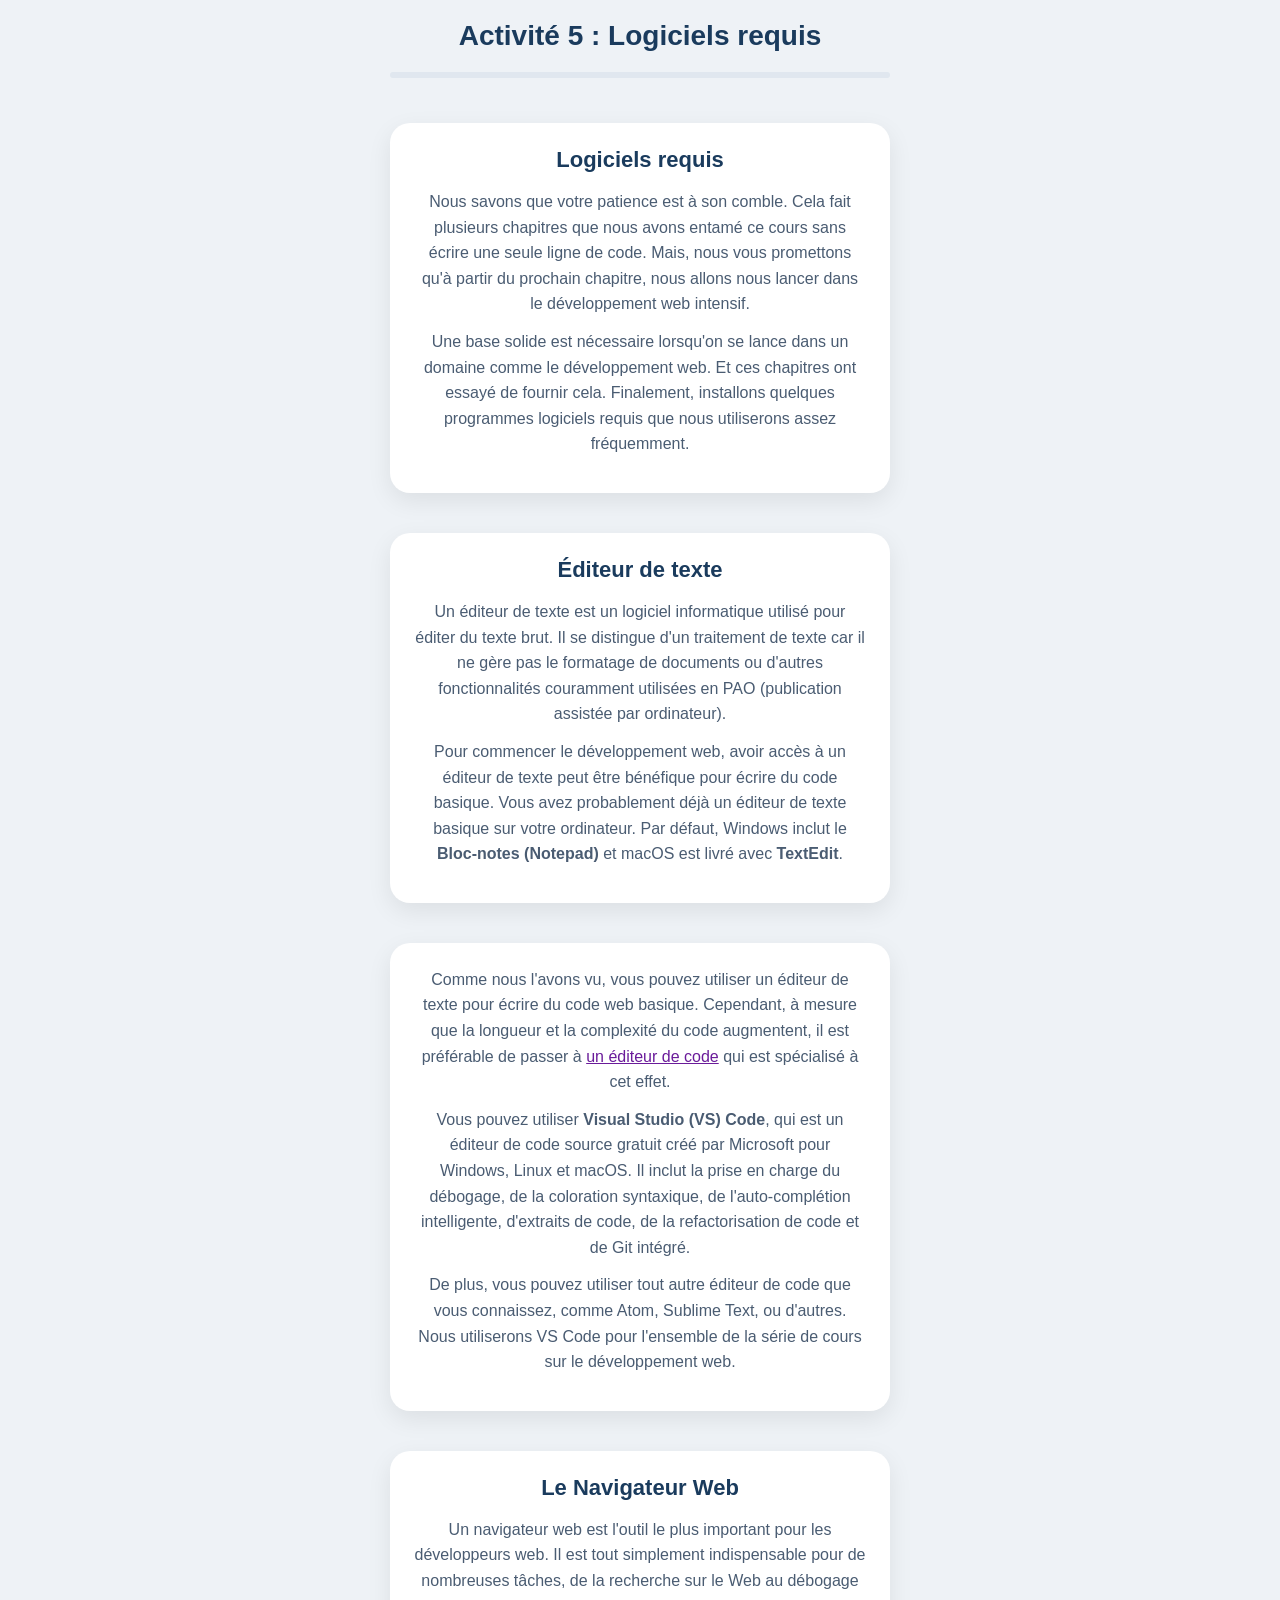
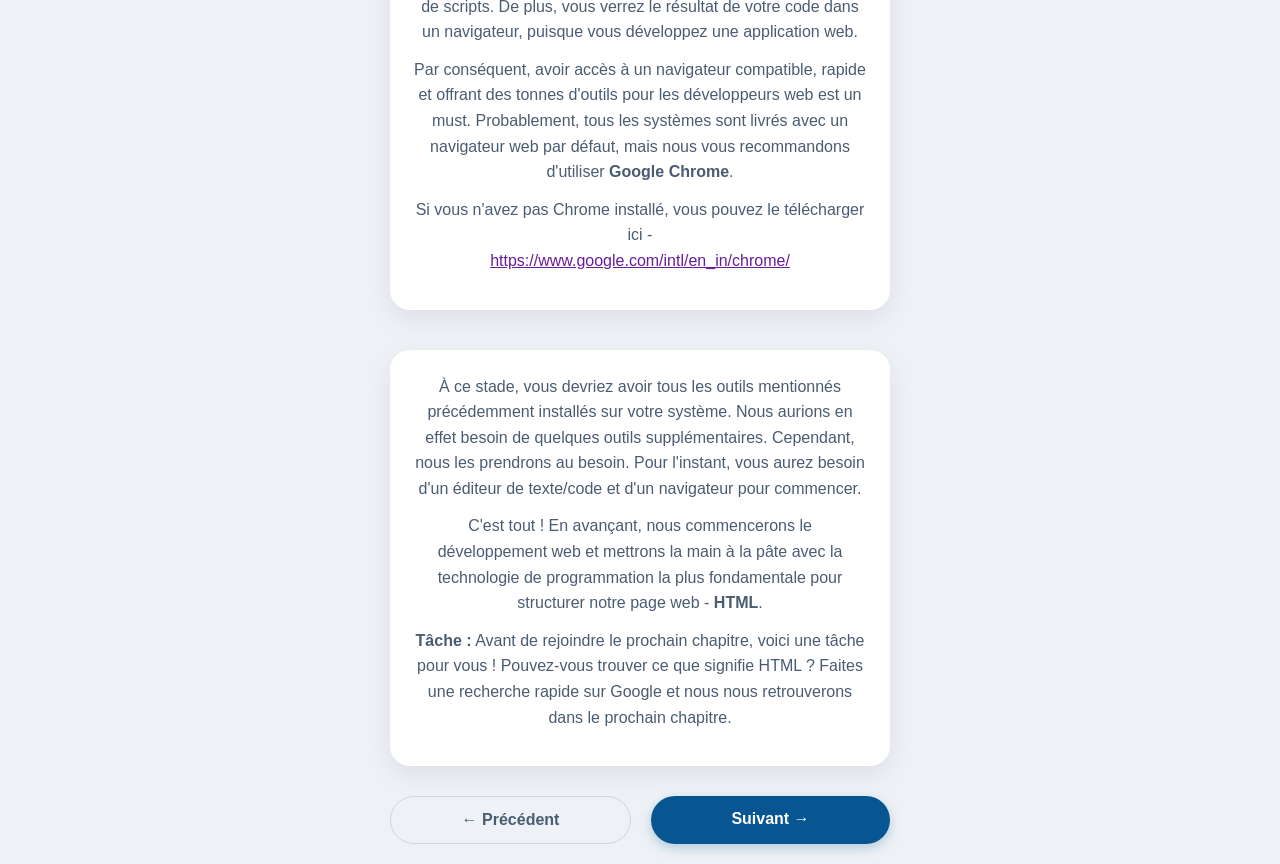
<file: sequence1/activite5.html>
<!DOCTYPE html>
<html lang="fr">
<head>
    <meta charset="UTF-8">
    <meta name="viewport" content="width=device-width, initial-scale=1.0">
    <title>Activité 5 : Logiciels requis</title>
    <link rel="stylesheet" href="../style.css">
</head>
<body>

    <h1 class="section-header">Activité 5 : Logiciels requis</h1>

    <div class="progress-track-page"><div class="progress-fill" id="progress-fill-global" style="width:0%;"></div></div>

    <div class="activity-container">

        <!-- Carte 1 -->
        <div id="card1" class="card">
            <div class="content">
                <h2>Logiciels requis</h2>
                <p>Nous savons que votre patience est à son comble. Cela fait plusieurs chapitres que nous avons entamé ce cours sans écrire une seule ligne de code. Mais, nous vous promettons qu'à partir du prochain chapitre, nous allons nous lancer dans le développement web intensif.</p>
                <p>Une base solide est nécessaire lorsqu'on se lance dans un domaine comme le développement web. Et ces chapitres ont essayé de fournir cela. Finalement, installons quelques programmes logiciels requis que nous utiliserons assez fréquemment.</p>
            </div>
        </div>

        <!-- Carte 2 -->
        <div id="card2" class="card">
            <div class="content">
                <h2>Éditeur de texte</h2>
                <p>Un éditeur de texte est un logiciel informatique utilisé pour éditer du texte brut. Il se distingue d'un traitement de texte car il ne gère pas le formatage de documents ou d'autres fonctionnalités couramment utilisées en PAO (publication assistée par ordinateur).</p>
                <p>Pour commencer le développement web, avoir accès à un éditeur de texte peut être bénéfique pour écrire du code basique. Vous avez probablement déjà un éditeur de texte basique sur votre ordinateur. Par défaut, Windows inclut le <strong>Bloc-notes (Notepad)</strong> et macOS est livré avec <strong>TextEdit</strong>.</p>
            </div>
        </div>

        <!-- Carte 3 -->
        <div id="card3" class="card">
            <div class="content">
                <p>Comme nous l'avons vu, vous pouvez utiliser un éditeur de texte pour écrire du code web basique. Cependant, à mesure que la longueur et la complexité du code augmentent, il est préférable de passer à <span style="color:#6a1b9a; text-decoration: underline;">un éditeur de code</span> qui est spécialisé à cet effet.</p>
                <p>Vous pouvez utiliser <strong>Visual Studio (VS) Code</strong>, qui est un éditeur de code source gratuit créé par Microsoft pour Windows, Linux et macOS. Il inclut la prise en charge du débogage, de la coloration syntaxique, de l'auto-complétion intelligente, d'extraits de code, de la refactorisation de code et de Git intégré.</p>
                <p>De plus, vous pouvez utiliser tout autre éditeur de code que vous connaissez, comme Atom, Sublime Text, ou d'autres. Nous utiliserons VS Code pour l'ensemble de la série de cours sur le développement web.</p>
            </div>
        </div>

        <!-- Carte 4 -->
        <div id="card4" class="card">
            <div class="content">
                <h2>Le Navigateur Web</h2>
                <p>Un navigateur web est l'outil le plus important pour les développeurs web. Il est tout simplement indispensable pour de nombreuses tâches, de la recherche sur le Web au débogage de scripts. De plus, vous verrez le résultat de votre code dans un navigateur, puisque vous développez une application web.</p>
                <p>Par conséquent, avoir accès à un navigateur compatible, rapide et offrant des tonnes d'outils pour les développeurs web est un must. Probablement, tous les systèmes sont livrés avec un navigateur web par défaut, mais nous vous recommandons d'utiliser <strong>Google Chrome</strong>.</p>
                <p>Si vous n'avez pas Chrome installé, vous pouvez le télécharger ici - <br>
                <a href="https://www.google.com/intl/en_in/chrome/" target="_blank" style="color:#6a1b9a; text-decoration: underline; word-break: break-all;">https://www.google.com/intl/en_in/chrome/</a></p>
            </div>
        </div>

        <!-- Carte 5 -->
        <div id="card5" class="card">
            <div class="content">
                <p>À ce stade, vous devriez avoir tous les outils mentionnés précédemment installés sur votre système. Nous aurions en effet besoin de quelques outils supplémentaires. Cependant, nous les prendrons au besoin. Pour l'instant, vous aurez besoin d'un éditeur de texte/code et d'un navigateur pour commencer.</p>
                <p>C'est tout ! En avançant, nous commencerons le développement web et mettrons la main à la pâte avec la technologie de programmation la plus fondamentale pour structurer notre page web - <strong>HTML</strong>.</p>
                <p><strong>Tâche :</strong> Avant de rejoindre le prochain chapitre, voici une tâche pour vous ! Pouvez-vous trouver ce que signifie HTML ? Faites une recherche rapide sur Google et nous nous retrouverons dans le prochain chapitre.</p>
            </div>
        </div>

    </div>

    <!-- Navigation entre les Activités (bas de page) -->
    <div class="nav-links">
        <a href="activite4.html" class="btn-nav btn-prev">← Précédent</a>
        <a href="activite6.html" class="btn-nav btn-next" id="lien-suivant">Suivant →</a>
    </div>

    <script src="../progress.js"></script>
    <script>
        TGLD.appliquerBarreActivite('sequence1');
        TGLD.lierValidationActivite('sequence1', 'activite5', '#lien-suivant');
    </script>

</body>
</html>
</file>
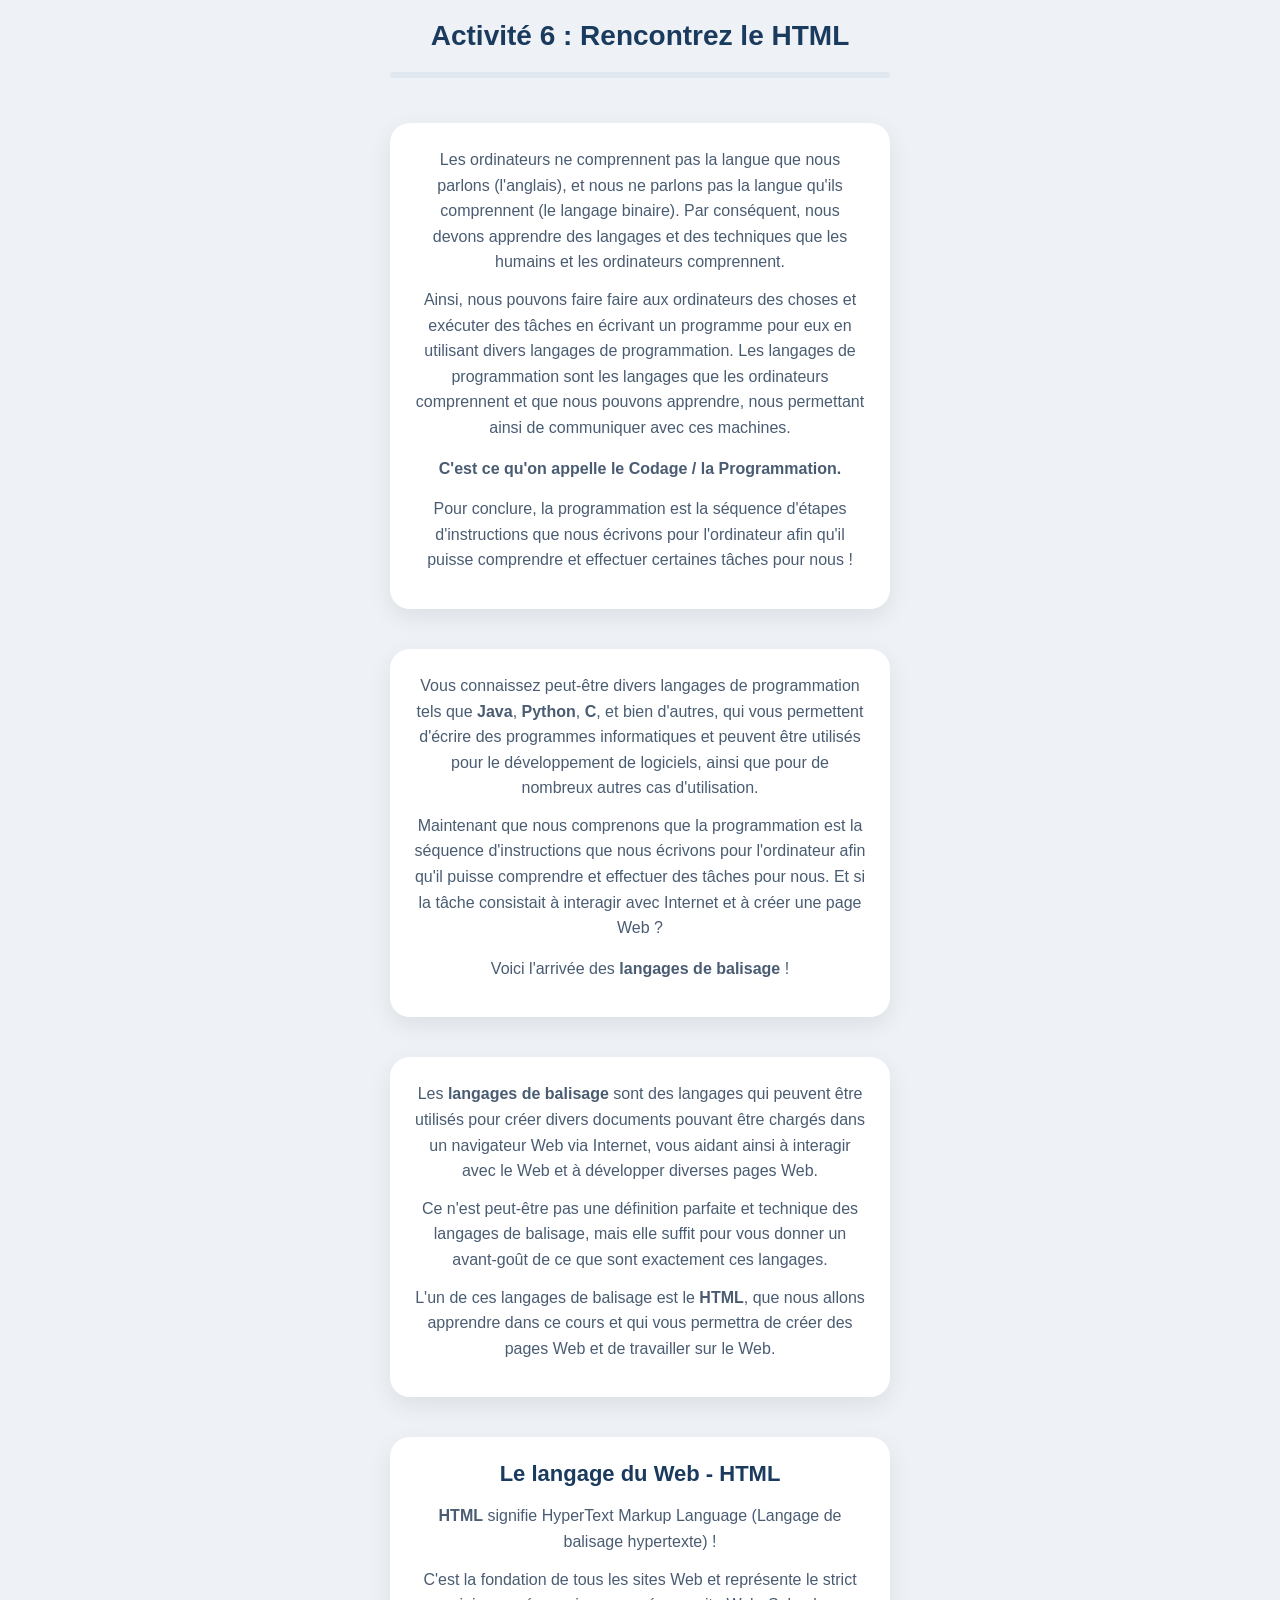
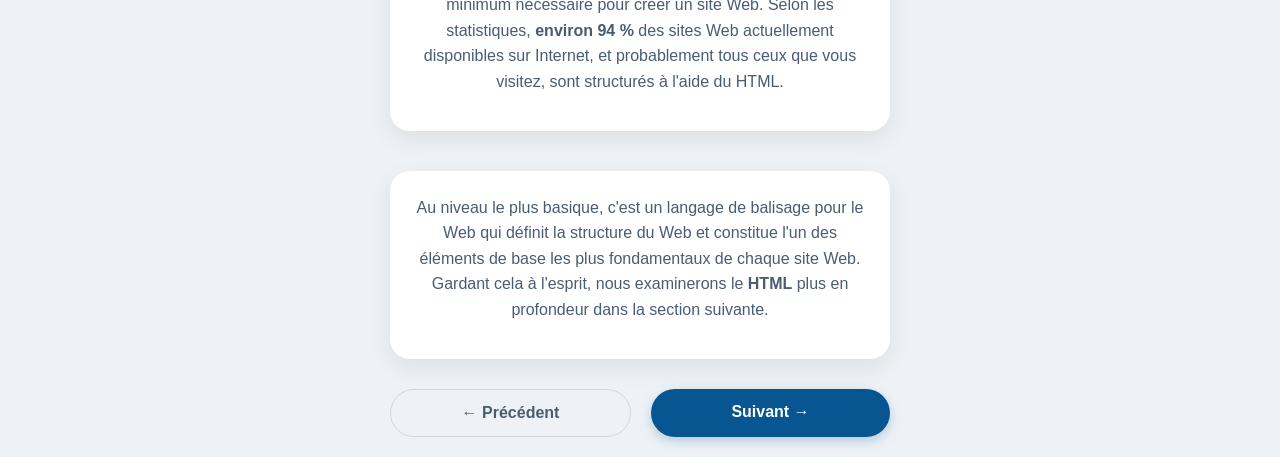
<file: sequence1/activite6.html>
<!DOCTYPE html>
<html lang="fr">
<head>
    <meta charset="UTF-8">
    <meta name="viewport" content="width=device-width, initial-scale=1.0">
    <title>Activité 6 : Rencontrez le HTML</title>
    <link rel="stylesheet" href="../style.css">
</head>
<body>

    <h1 class="section-header">Activité 6 : Rencontrez le HTML</h1>

    <div class="progress-track-page"><div class="progress-fill" id="progress-fill-global" style="width:0%;"></div></div>

    <div class="activity-container">

        <!-- Carte 1 -->
        <div id="card1" class="card">
            <div class="content">
                <p>Les ordinateurs ne comprennent pas la langue que nous parlons (l'anglais), et nous ne parlons pas la langue qu'ils comprennent (le langage binaire). Par conséquent, nous devons apprendre des langages et des techniques que les humains et les ordinateurs comprennent.</p>
                <p>Ainsi, nous pouvons faire faire aux ordinateurs des choses et exécuter des tâches en écrivant un programme pour eux en utilisant divers langages de programmation. Les langages de programmation sont les langages que les ordinateurs comprennent et que nous pouvons apprendre, nous permettant ainsi de communiquer avec ces machines.</p>
                <p style="text-align:center; font-weight:600; margin: 15px 0;">C'est ce qu'on appelle le <strong>Codage / la Programmation</strong>.</p>
                <p>Pour conclure, la programmation est la séquence d'étapes d'instructions que nous écrivons pour l'ordinateur afin qu'il puisse comprendre et effectuer certaines tâches pour nous !</p>
            </div>
        </div>

        <!-- Carte 2 -->
        <div id="card2" class="card">
            <div class="content">
                <p>Vous connaissez peut-être divers langages de programmation tels que <strong>Java</strong>, <strong>Python</strong>, <strong>C</strong>, et bien d'autres, qui vous permettent d'écrire des programmes informatiques et peuvent être utilisés pour le développement de logiciels, ainsi que pour de nombreux autres cas d'utilisation.</p>
                <p>Maintenant que nous comprenons que la programmation est la séquence d'instructions que nous écrivons pour l'ordinateur afin qu'il puisse comprendre et effectuer des tâches pour nous. Et si la tâche consistait à interagir avec Internet et à créer une page Web ?</p>
                <p style="text-align:center; margin-top: 15px;">Voici l'arrivée des <strong>langages de balisage</strong> !</p>
            </div>
        </div>

        <!-- Carte 3 -->
        <div id="card3" class="card">
            <div class="content">
                <p>Les <strong>langages de balisage</strong> sont des langages qui peuvent être utilisés pour créer divers documents pouvant être chargés dans un navigateur Web via Internet, vous aidant ainsi à interagir avec le Web et à développer diverses pages Web.</p>
                <p>Ce n'est peut-être pas une définition parfaite et technique des langages de balisage, mais elle suffit pour vous donner un avant-goût de ce que sont exactement ces langages.</p>
                <p>L'un de ces langages de balisage est le <strong>HTML</strong>, que nous allons apprendre dans ce cours et qui vous permettra de créer des pages Web et de travailler sur le Web.</p>
            </div>
        </div>

        <!-- Carte 4 -->
        <div id="card4" class="card">
            <div class="content">
                <h2>Le langage du Web - HTML</h2>
                <p><strong>HTML</strong> signifie HyperText Markup Language (Langage de balisage hypertexte) !</p>
                <p>C'est la fondation de tous les sites Web et représente le strict minimum nécessaire pour créer un site Web. Selon les statistiques, <strong>environ 94 %</strong> des sites Web actuellement disponibles sur Internet, et probablement tous ceux que vous visitez, sont structurés à l'aide du HTML.</p>
            </div>
        </div>

        <!-- Carte 5 -->
        <div id="card5" class="card">
            <div class="content">
                <p>Au niveau le plus basique, c'est un langage de balisage pour le Web qui définit la structure du Web et constitue l'un des éléments de base les plus fondamentaux de chaque site Web. Gardant cela à l'esprit, nous examinerons le <strong>HTML</strong> plus en profondeur dans la section suivante.</p>
            </div>
        </div>

    </div>

    <!-- Navigation entre les Activités (bas de page) -->
    <div class="nav-links">
        <a href="activite5.html" class="btn-nav btn-prev">← Précédent</a>
        <a href="activite7.html" class="btn-nav btn-next" id="lien-suivant">Suivant →</a>
    </div>

    <script src="../progress.js"></script>
    <script>
        TGLD.appliquerBarreActivite('sequence1');
        TGLD.lierValidationActivite('sequence1', 'activite6', '#lien-suivant');
    </script>

</body>
</html>
</file>
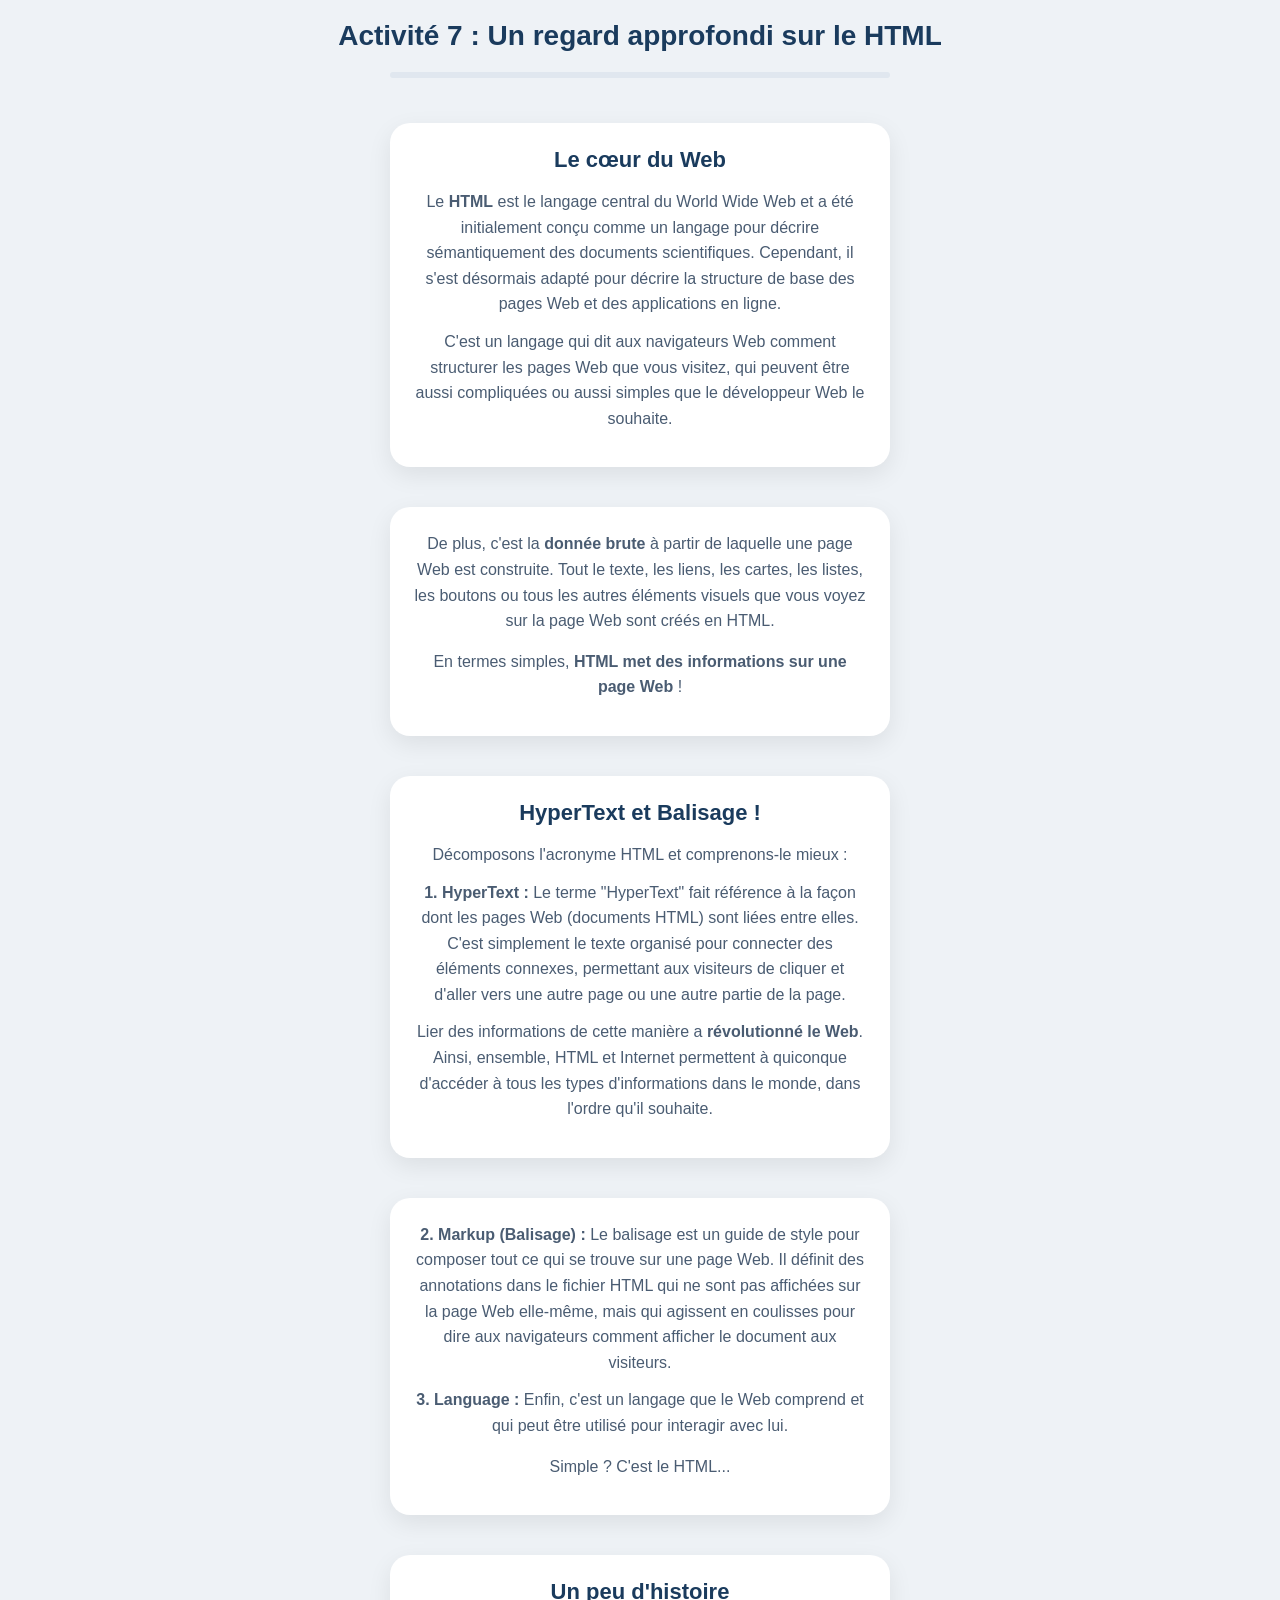
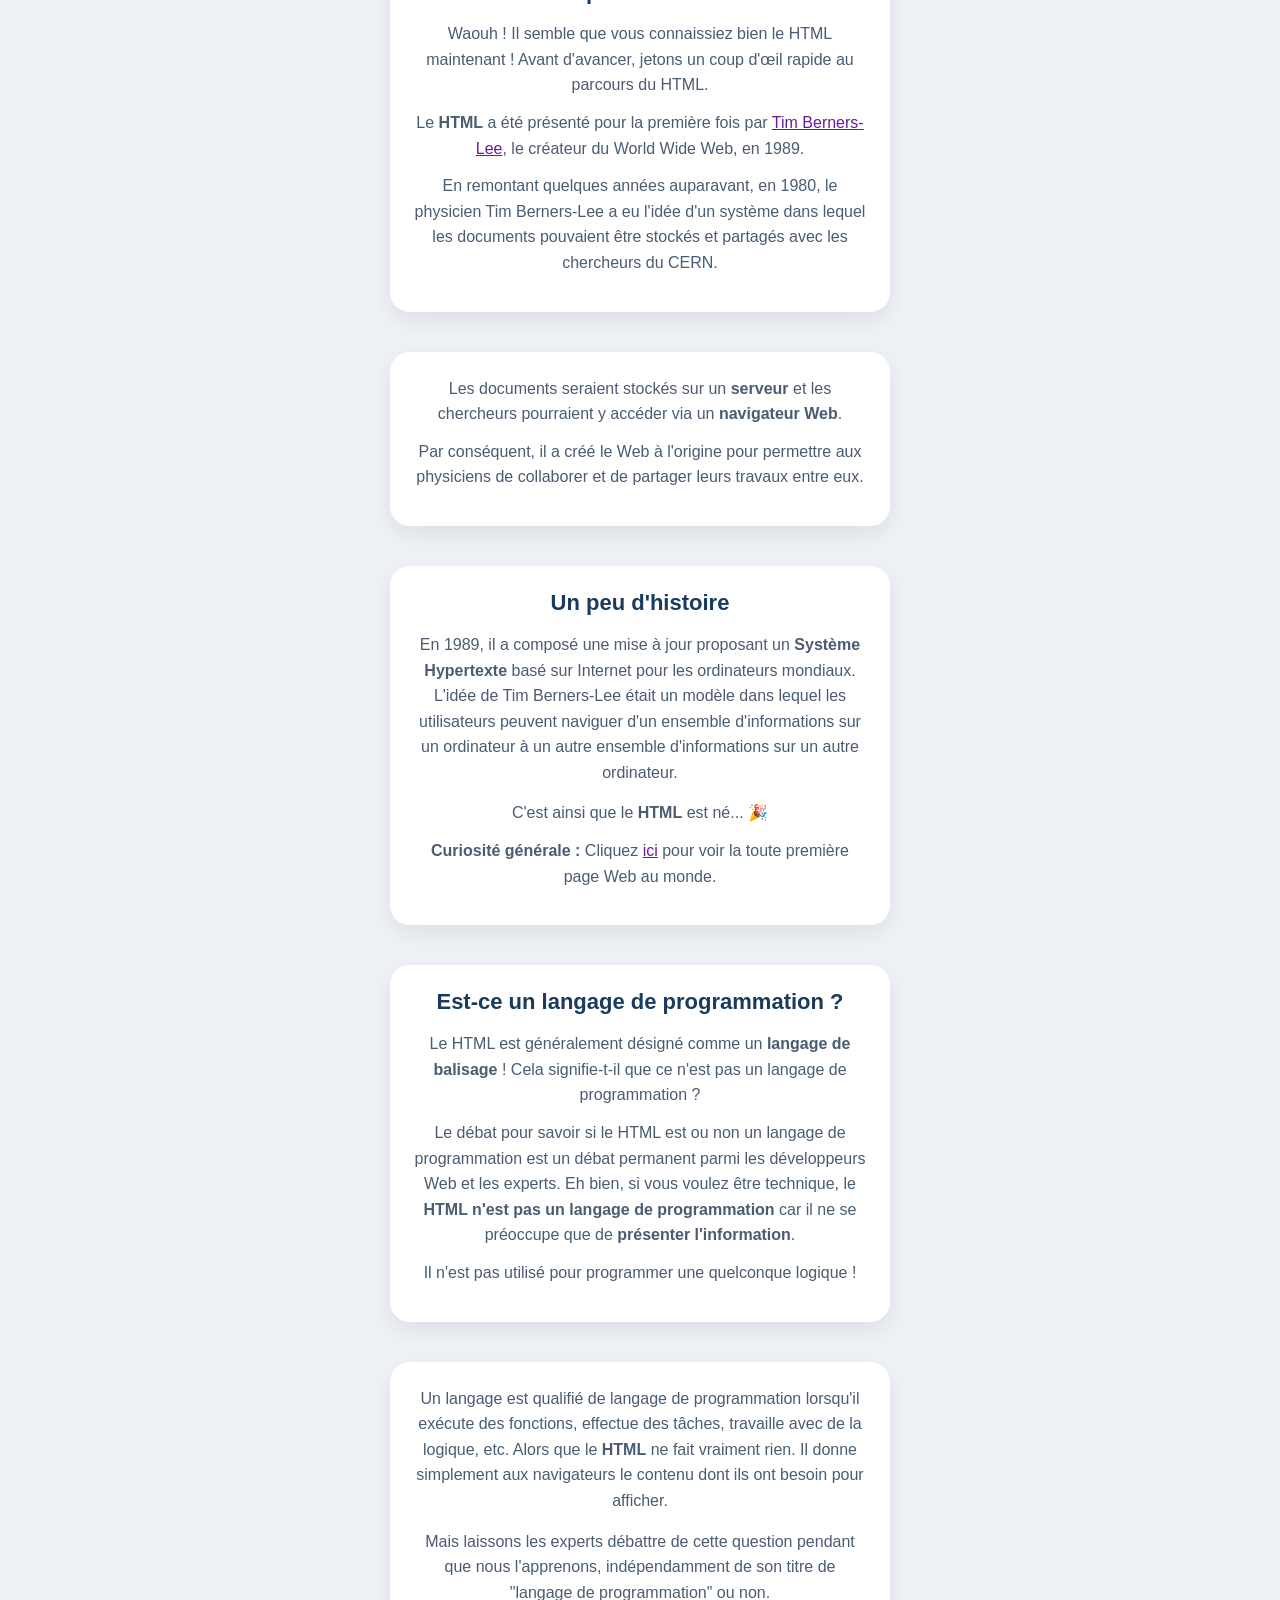
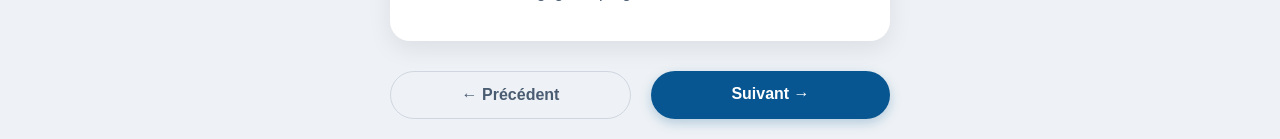
<file: sequence1/activite7.html>
<!DOCTYPE html>
<html lang="fr">
<head>
    <meta charset="UTF-8">
    <meta name="viewport" content="width=device-width, initial-scale=1.0">
    <title>Activité 7 : Un regard approfondi sur le HTML</title>
    <link rel="stylesheet" href="../style.css">
</head>
<body>

    <h1 class="section-header">Activité 7 : Un regard approfondi sur le HTML</h1>

    <div class="progress-track-page"><div class="progress-fill" id="progress-fill-global" style="width:0%;"></div></div>

    <div class="activity-container">

        <!-- Carte 1 -->
        <div id="card1" class="card">
            <div class="content">
                <h2>Le cœur du Web</h2>
                <p>Le <strong>HTML</strong> est le langage central du World Wide Web et a été initialement conçu comme un langage pour décrire sémantiquement des documents scientifiques. Cependant, il s'est désormais adapté pour décrire la structure de base des pages Web et des applications en ligne.</p>
                <p>C'est un langage qui dit aux navigateurs Web comment structurer les pages Web que vous visitez, qui peuvent être aussi compliquées ou aussi simples que le développeur Web le souhaite.</p>
            </div>
        </div>

        <!-- Carte 2 -->
        <div id="card2" class="card">
            <div class="content">
                <p>De plus, c'est la <strong>donnée brute</strong> à partir de laquelle une page Web est construite. Tout le texte, les liens, les cartes, les listes, les boutons ou tous les autres éléments visuels que vous voyez sur la page Web sont créés en HTML.</p>
                <p style="margin-top: 15px;">En termes simples, <strong>HTML met des informations sur une page Web</strong> !</p>
            </div>
        </div>

        <!-- Carte 3 -->
        <div id="card3" class="card">
            <div class="content">
                <h2>HyperText et Balisage !</h2>
                <p>Décomposons l'acronyme HTML et comprenons-le mieux :</p>
                <p><strong>1. HyperText :</strong> Le terme "HyperText" fait référence à la façon dont les pages Web (documents HTML) sont liées entre elles. C'est simplement le texte organisé pour connecter des éléments connexes, permettant aux visiteurs de cliquer et d'aller vers une autre page ou une autre partie de la page.</p>
                <p>Lier des informations de cette manière a <strong>révolutionné le Web</strong>. Ainsi, ensemble, HTML et Internet permettent à quiconque d'accéder à tous les types d'informations dans le monde, dans l'ordre qu'il souhaite.</p>
            </div>
        </div>

        <!-- Carte 4 -->
        <div id="card4" class="card">
            <div class="content">
                <p><strong>2. Markup (Balisage) :</strong> Le balisage est un guide de style pour composer tout ce qui se trouve sur une page Web. Il définit des annotations dans le fichier HTML qui ne sont pas affichées sur la page Web elle-même, mais qui agissent en coulisses pour dire aux navigateurs comment afficher le document aux visiteurs.</p>
                <p><strong>3. Language :</strong> Enfin, c'est un langage que le Web comprend et qui peut être utilisé pour interagir avec lui.</p>
                <p style="text-align:center; margin-top: 15px;">Simple ? C'est le HTML...</p>
            </div>
        </div>

        <!-- Carte 5 -->
        <div id="card5" class="card">
            <div class="content">
                <h2>Un peu d'histoire</h2>
                <p>Waouh ! Il semble que vous connaissiez bien le HTML maintenant ! Avant d'avancer, jetons un coup d'œil rapide au parcours du HTML.</p>
                <p>Le <strong>HTML</strong> a été présenté pour la première fois par <span style="color:#6a1b9a; text-decoration: underline;">Tim Berners-Lee</span>, le créateur du World Wide Web, en 1989.</p>
                <p>En remontant quelques années auparavant, en 1980, le physicien Tim Berners-Lee a eu l'idée d'un système dans lequel les documents pouvaient être stockés et partagés avec les chercheurs du CERN.</p>
            </div>
        </div>

        <!-- Carte 6 -->
        <div id="card6" class="card">
            <div class="content">
                <p>Les documents seraient stockés sur un <strong>serveur</strong> et les chercheurs pourraient y accéder via un <strong>navigateur Web</strong>.</p>
                <p>Par conséquent, il a créé le Web à l'origine pour permettre aux physiciens de collaborer et de partager leurs travaux entre eux.</p>
            </div>
        </div>

        <!-- Carte 7 -->
        <div id="card7" class="card">
            <div class="content">
                <h2>Un peu d'histoire</h2>
                <p>En 1989, il a composé une mise à jour proposant un <strong>Système Hypertexte</strong> basé sur Internet pour les ordinateurs mondiaux. L'idée de Tim Berners-Lee était un modèle dans lequel les utilisateurs peuvent naviguer d'un ensemble d'informations sur un ordinateur à un autre ensemble d'informations sur un autre ordinateur.</p>
                <p style="text-align:center; margin-top: 15px;">C'est ainsi que le <strong>HTML</strong> est né... 🎉</p>
                <p><strong>Curiosité générale :</strong> Cliquez <a href="https://info.cern.ch/hypertext/WWW/TheProject.html" target="_blank" rel="noopener" style="color:#6a1b9a; text-decoration: underline;">ici</a> pour voir la toute première page Web au monde.</p>
            </div>
        </div>

        <!-- Carte 8 -->
        <div id="card8" class="card">
            <div class="content">
                <h2>Est-ce un langage de programmation ?</h2>
                <p>Le HTML est généralement désigné comme un <strong>langage de balisage</strong> ! Cela signifie-t-il que ce n'est pas un langage de programmation ?</p>
                <p>Le débat pour savoir si le HTML est ou non un langage de programmation est un débat permanent parmi les développeurs Web et les experts. Eh bien, si vous voulez être technique, le <strong>HTML n'est pas un langage de programmation</strong> car il ne se préoccupe que de <strong>présenter l'information</strong>.</p>
                <p style="text-align:center; margin-top: 10px;">Il n'est pas utilisé pour programmer une quelconque logique !</p>
            </div>
        </div>

        <!-- Carte 9 -->
        <div id="card9" class="card">
            <div class="content">
                <p>Un langage est qualifié de langage de programmation lorsqu'il exécute des fonctions, effectue des tâches, travaille avec de la logique, etc. Alors que le <strong>HTML</strong> ne fait vraiment rien. Il donne simplement aux navigateurs le contenu dont ils ont besoin pour afficher.</p>
                <p style="margin-top: 15px;">Mais laissons les experts débattre de cette question pendant que nous l'apprenons, indépendamment de son titre de "langage de programmation" ou non.</p>
            </div>
        </div>

    </div>

    <!-- Navigation entre Activités (bas de page) -->
    <div class="nav-links">
        <a href="activite6.html" class="btn-nav btn-prev">← Précédent</a>
        <a href="activite8.html" class="btn-nav btn-next" id="lien-suivant">Suivant →</a>
    </div>

    <script src="../progress.js"></script>
    <script>
        TGLD.appliquerBarreActivite('sequence1');
        TGLD.lierValidationActivite('sequence1', 'activite7', '#lien-suivant');
    </script>

</body>
</html>
</file>
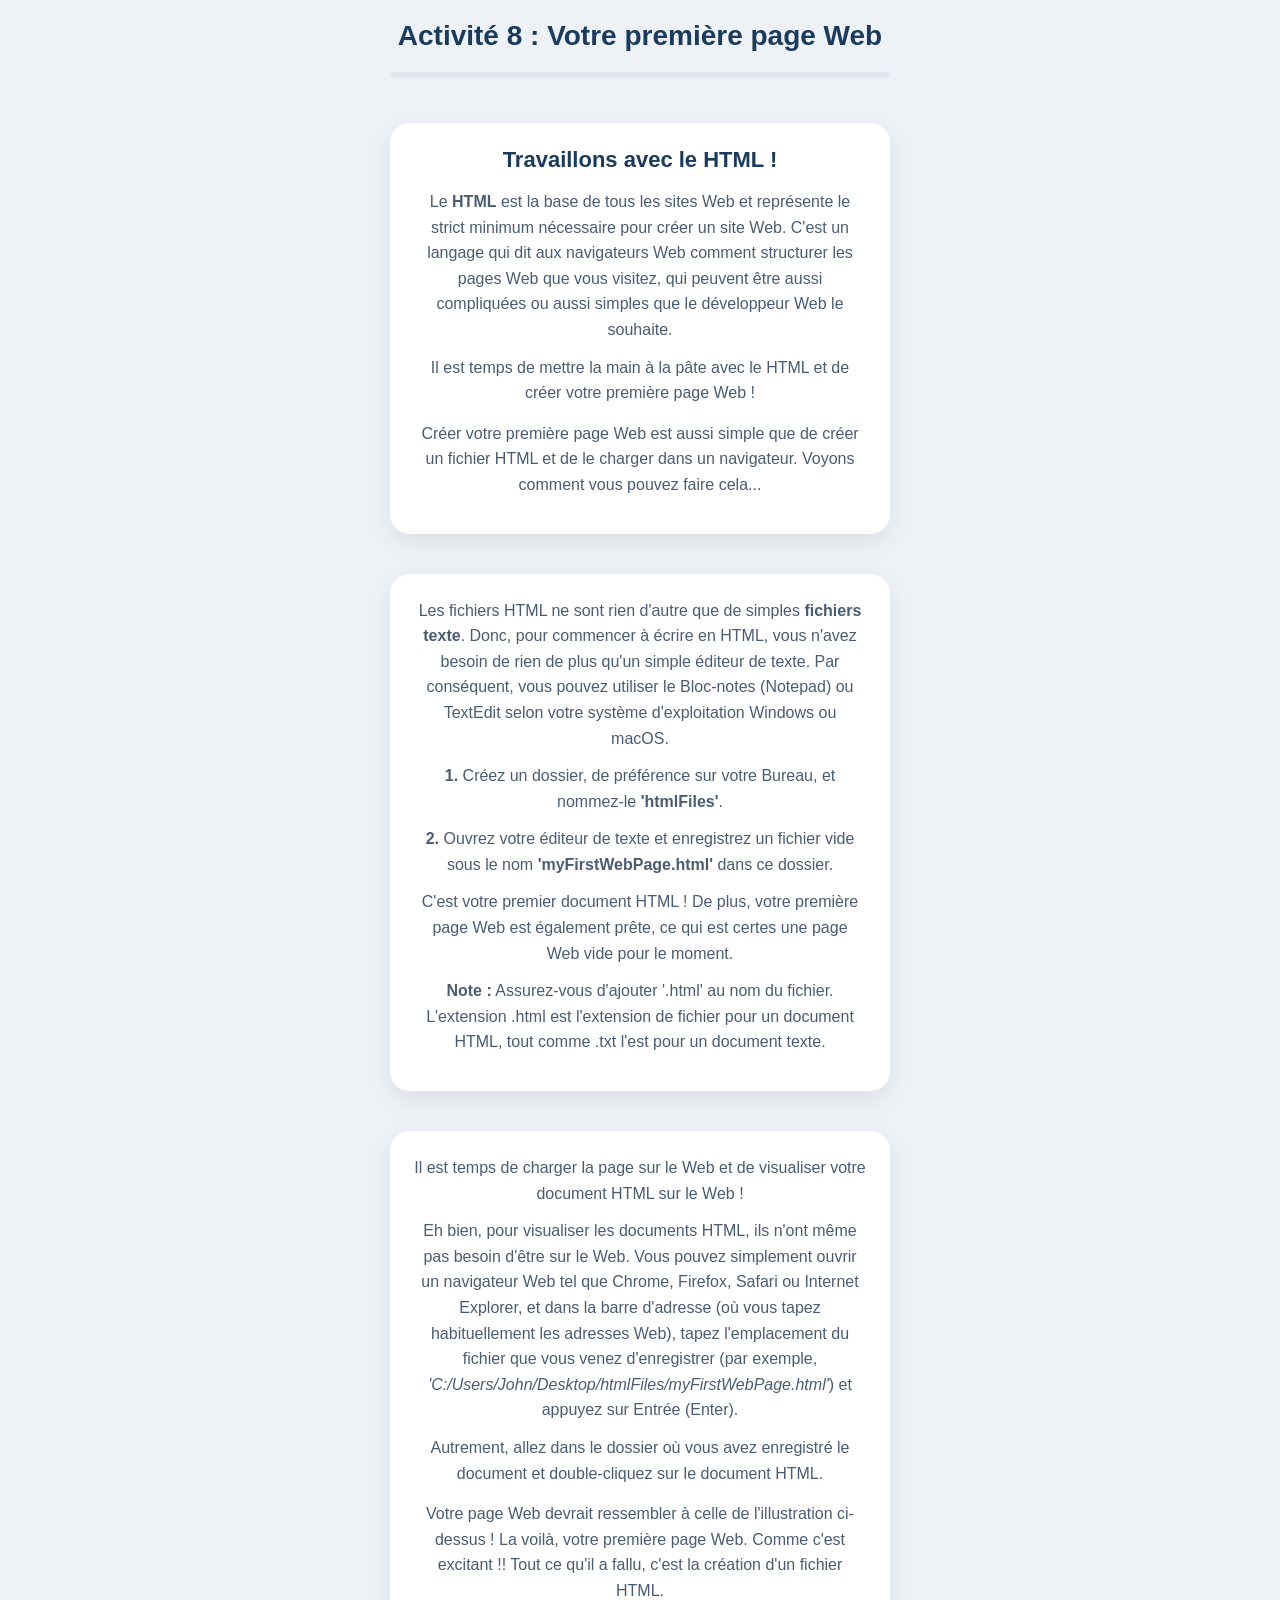
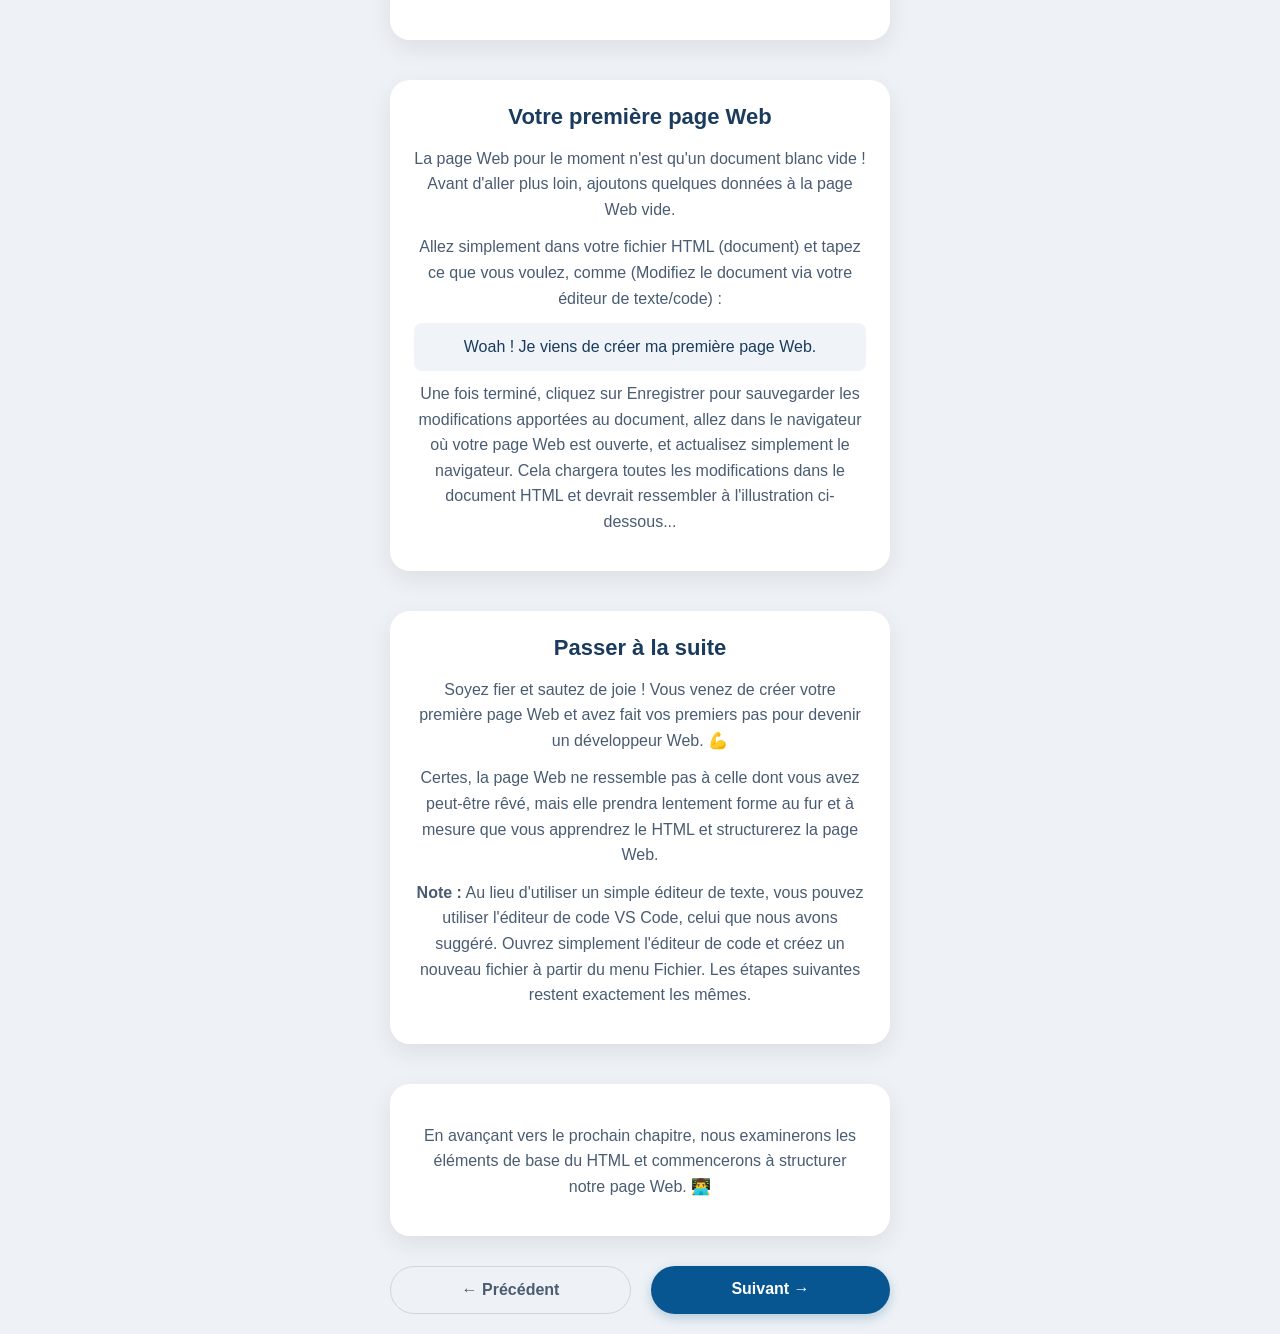
<file: sequence1/activite8.html>
<!DOCTYPE html>
<html lang="fr">
<head>
    <meta charset="UTF-8">
    <meta name="viewport" content="width=device-width, initial-scale=1.0">
    <title>Activité 8 : Votre première page Web</title>
    <link rel="stylesheet" href="../style.css">
</head>
<body>

    <h1 class="section-header">Activité 8 : Votre première page Web</h1>

    <div class="progress-track-page"><div class="progress-fill" id="progress-fill-global" style="width:0%;"></div></div>

    <div class="activity-container">

        <!-- Carte 1 -->
        <div id="card1" class="card">
            <div class="content">
                <h2>Travaillons avec le HTML !</h2>
                <p>Le <strong>HTML</strong> est la base de tous les sites Web et représente le strict minimum nécessaire pour créer un site Web. C'est un langage qui dit aux navigateurs Web comment structurer les pages Web que vous visitez, qui peuvent être aussi compliquées ou aussi simples que le développeur Web le souhaite.</p>
                <p>Il est temps de mettre la main à la pâte avec le HTML et de créer votre première page Web !</p>
                <p style="margin-top: 15px;">Créer votre première page Web est aussi simple que de créer un fichier HTML et de le charger dans un navigateur. Voyons comment vous pouvez faire cela...</p>
            </div>
        </div>

        <!-- Carte 2 -->
        <div id="card2" class="card">
            <div class="content">
                <p>Les fichiers HTML ne sont rien d'autre que de simples <strong>fichiers texte</strong>. Donc, pour commencer à écrire en HTML, vous n'avez besoin de rien de plus qu'un simple éditeur de texte. Par conséquent, vous pouvez utiliser le Bloc-notes (Notepad) ou TextEdit selon votre système d'exploitation Windows ou macOS.</p>
                <p><strong>1.</strong> Créez un dossier, de préférence sur votre Bureau, et nommez-le <strong>'htmlFiles'</strong>.</p>
                <p><strong>2.</strong> Ouvrez votre éditeur de texte et enregistrez un fichier vide sous le nom <strong>'myFirstWebPage.html'</strong> dans ce dossier.</p>
                <p>C'est votre premier document HTML ! De plus, votre première page Web est également prête, ce qui est certes une page Web vide pour le moment.</p>
                <p><strong>Note :</strong> Assurez-vous d'ajouter '.html' au nom du fichier. L'extension .html est l'extension de fichier pour un document HTML, tout comme .txt l'est pour un document texte.</p>
            </div>
        </div>

        <!-- Carte 3 -->
        <div id="card3" class="card">
            <div class="content">
                <p>Il est temps de charger la page sur le Web et de visualiser votre document HTML sur le Web !</p>
                <p>Eh bien, pour visualiser les documents HTML, ils n'ont même pas besoin d'être sur le Web. Vous pouvez simplement ouvrir un navigateur Web tel que Chrome, Firefox, Safari ou Internet Explorer, et dans la barre d'adresse (où vous tapez habituellement les adresses Web), tapez l'emplacement du fichier que vous venez d'enregistrer (par exemple, <em>'C:/Users/John/Desktop/htmlFiles/myFirstWebPage.html'</em>) et appuyez sur Entrée (Enter).</p>
                <p>Autrement, allez dans le dossier où vous avez enregistré le document et double-cliquez sur le document HTML.</p>
                <p style="margin-top: 15px;">Votre page Web devrait ressembler à celle de l'illustration ci-dessus ! La voilà, votre première page Web. Comme c'est excitant !! Tout ce qu'il a fallu, c'est la création d'un fichier HTML.</p>
            </div>
        </div>

        <!-- Carte 4 -->
        <div id="card4" class="card">
            <div class="content">
                <h2>Votre première page Web</h2>
                <p>La page Web pour le moment n'est qu'un document blanc vide ! Avant d'aller plus loin, ajoutons quelques données à la page Web vide.</p>
                <p>Allez simplement dans votre fichier HTML (document) et tapez ce que vous voulez, comme (Modifiez le document via votre éditeur de texte/code) :</p>
                
                <div style="background-color: #f0f4f9; padding: 15px; border-radius: 8px; text-align: center; color: #1a3b5d; font-weight: 500; margin: 10px 0;">
                    Woah ! Je viens de créer ma première page Web.
                </div>

                <p>Une fois terminé, cliquez sur Enregistrer pour sauvegarder les modifications apportées au document, allez dans le navigateur où votre page Web est ouverte, et actualisez simplement le navigateur. Cela chargera toutes les modifications dans le document HTML et devrait ressembler à l'illustration ci-dessous...</p>
            </div>
        </div>

        <!-- Carte 5 -->
        <div id="card5" class="card">
            <div class="content">
                <h2>Passer à la suite</h2>
                <p>Soyez fier et sautez de joie ! Vous venez de créer votre première page Web et avez fait vos premiers pas pour devenir un développeur Web. 💪</p>
                <p>Certes, la page Web ne ressemble pas à celle dont vous avez peut-être rêvé, mais elle prendra lentement forme au fur et à mesure que vous apprendrez le HTML et structurerez la page Web.</p>
                <p><strong>Note :</strong> Au lieu d'utiliser un simple éditeur de texte, vous pouvez utiliser l'éditeur de code VS Code, celui que nous avons suggéré. Ouvrez simplement l'éditeur de code et créez un nouveau fichier à partir du menu Fichier. Les étapes suivantes restent exactement les mêmes.</p>
            </div>
        </div>

        <!-- Carte 6 -->
        <div id="card6" class="card">
            <div class="content">
                <p style="margin-top: 15px;">En avançant vers le prochain chapitre, nous examinerons les éléments de base du HTML et commencerons à structurer notre page Web. 👨‍💻</p>
            </div>
        </div>

    </div>

    <!-- Navigation entre Activités (bas de page) -->
    <div class="nav-links">
        <a href="activite7.html" class="btn-nav btn-prev">← Précédent</a>
        <a href="activite9.html" class="btn-nav btn-next" id="lien-suivant">Suivant →</a>
    </div>

    <script src="../progress.js"></script>
    <script>
        TGLD.appliquerBarreActivite('sequence1');
        TGLD.lierValidationActivite('sequence1', 'activite8', '#lien-suivant');
    </script>

</body>
</html>
</file>
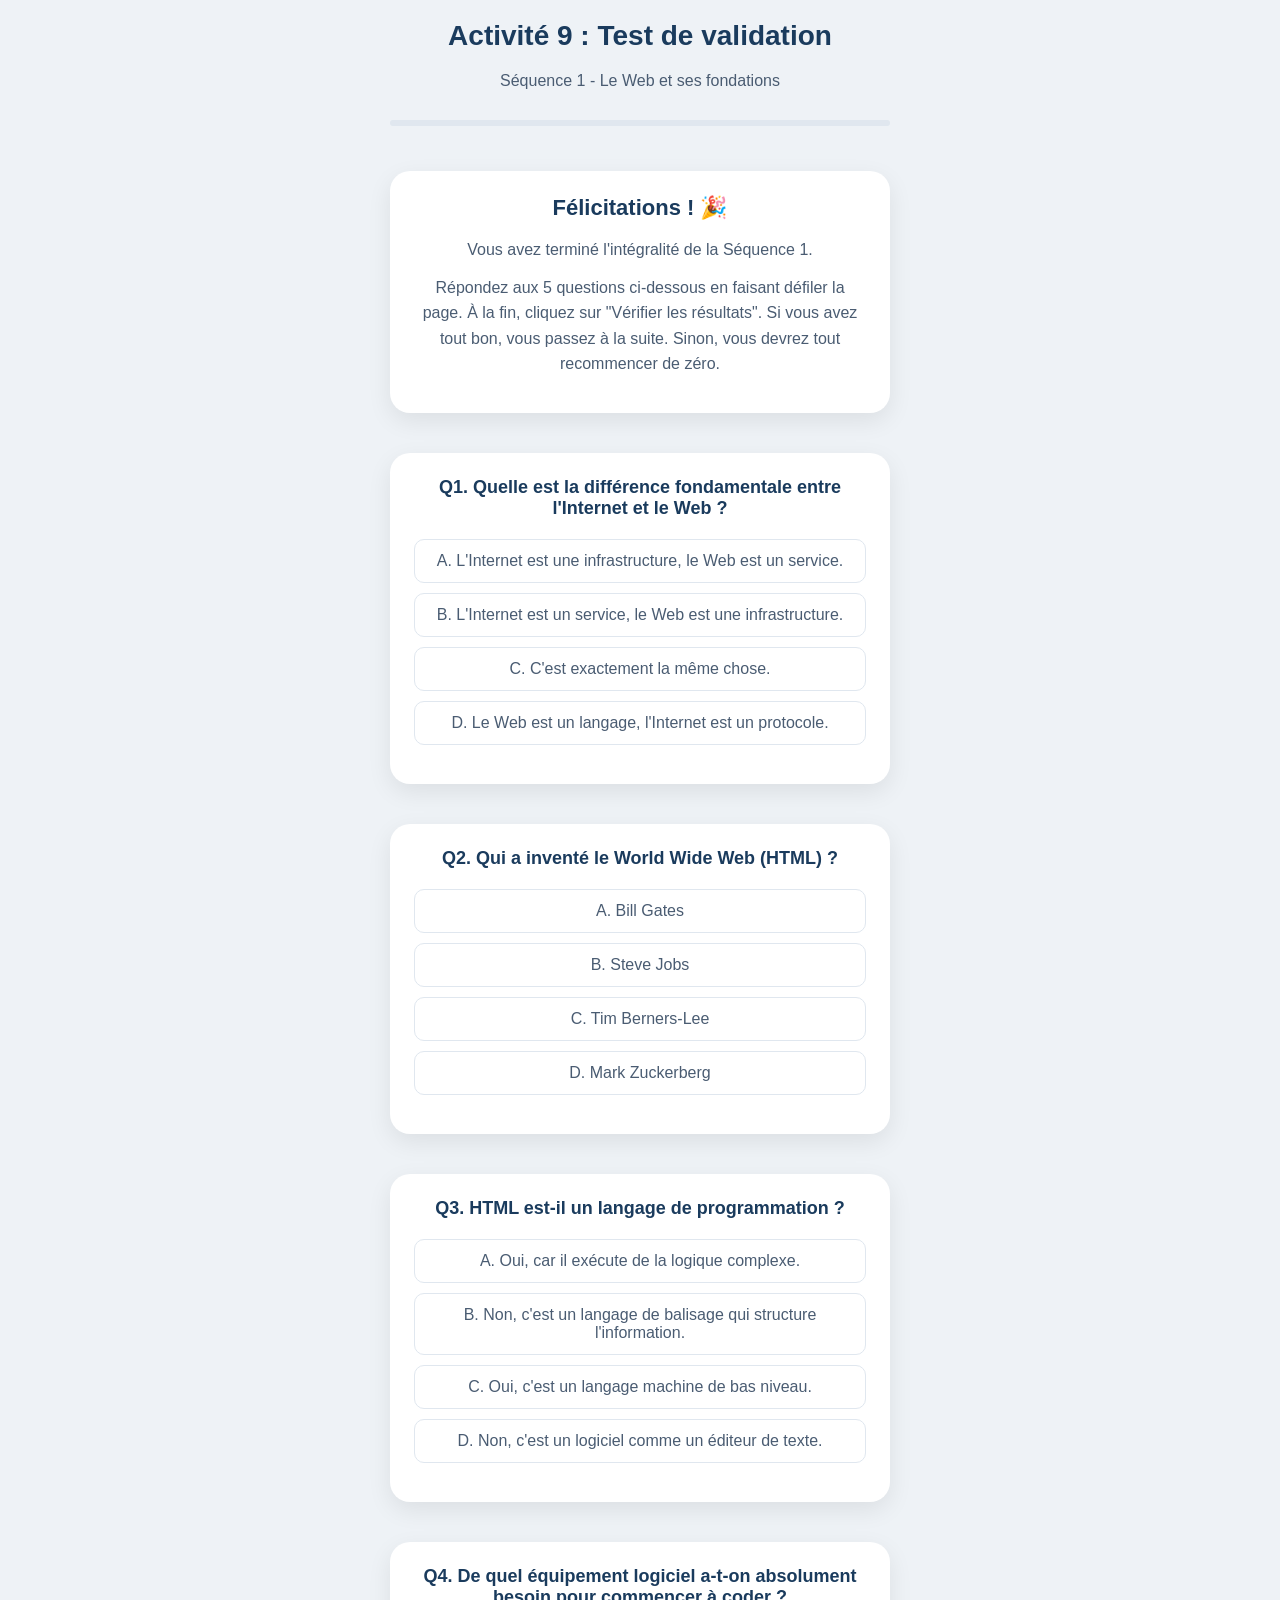
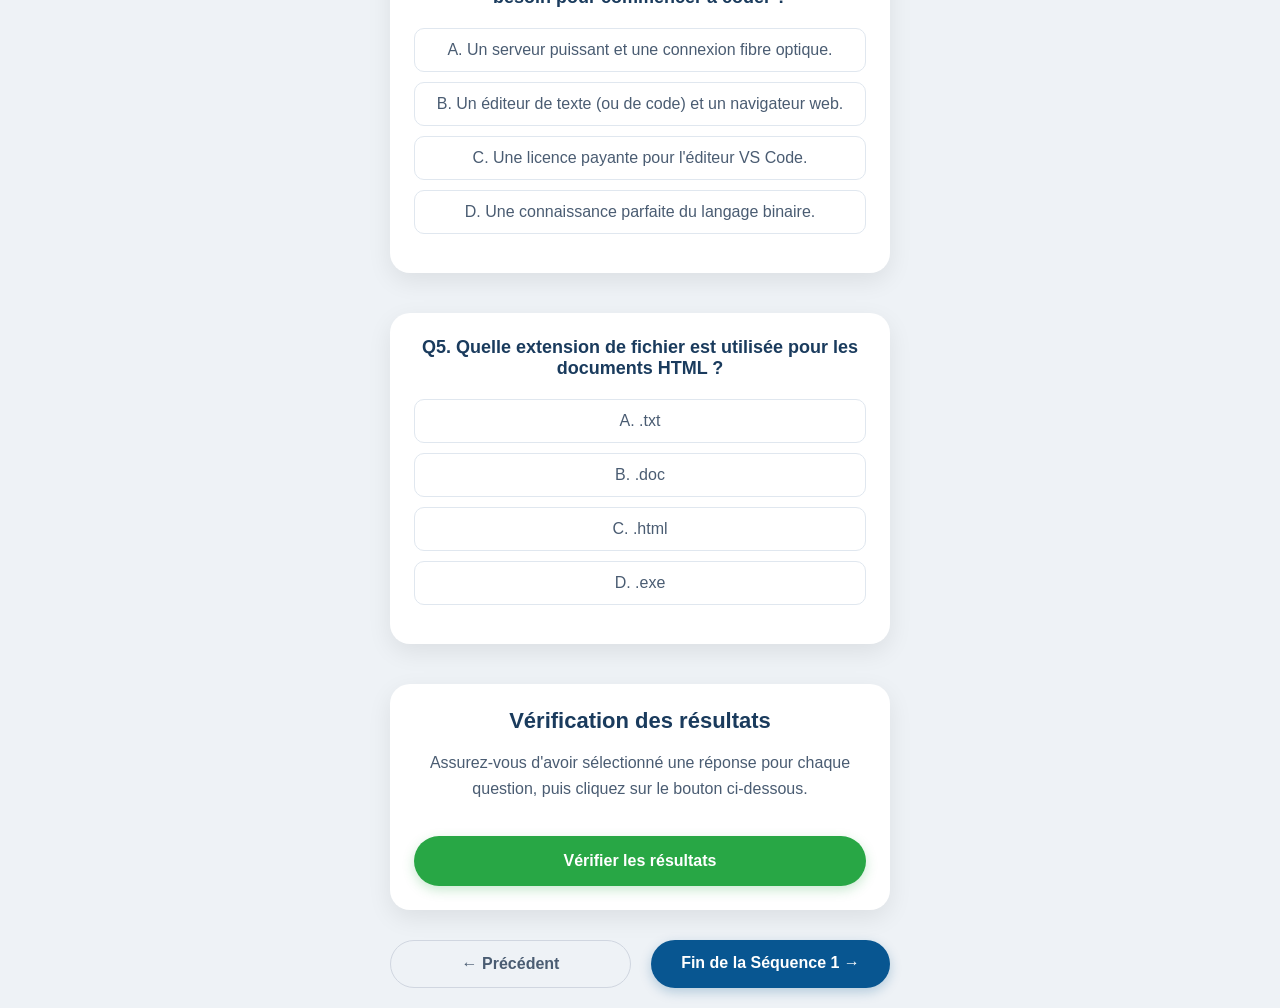
<file: sequence1/activite9.html>
<!DOCTYPE html>
<html lang="fr">
<head>
    <meta charset="UTF-8">
    <meta name="viewport" content="width=device-width, initial-scale=1.0">
    <title>Activité 9 : Test de validation (Séquence 1)</title>
    <link rel="stylesheet" href="../style.css">
</head>
<body>

    <h1 class="section-header">Activité 9 : Test de validation</h1>
    <p style="text-align: center; color: #4a5c72; margin-top: -10px; margin-bottom: 20px;">Séquence 1 - Le Web et ses fondations</p>

    <div class="progress-track-page"><div class="progress-fill" id="progress-fill-global" style="width:0%;"></div></div>

    <div class="activity-container">

        <!-- Carte 1 : Intro -->
        <div id="card1" class="card">
            <div class="content">
                <h2>Félicitations ! 🎉</h2>
                <p>Vous avez terminé l'intégralité de la Séquence 1.</p>
                <p>Répondez aux 5 questions ci-dessous en faisant défiler la page. À la fin, cliquez sur "Vérifier les résultats". Si vous avez tout bon, vous passez à la suite. Sinon, vous devrez tout recommencer de zéro.</p>
            </div>
        </div>

        <!-- Question 1 -->
        <div id="card2" class="card" data-q="q1">
            <div class="content">
                <div class="test-question">Q1. Quelle est la différence fondamentale entre l'Internet et le Web ?</div>
                <div class="answer-grid">
                    <div class="answer-option correct" data-value="A">A. L'Internet est une infrastructure, le Web est un service.</div>
                    <div class="answer-option" data-value="B">B. L'Internet est un service, le Web est une infrastructure.</div>
                    <div class="answer-option" data-value="C">C. C'est exactement la même chose.</div>
                    <div class="answer-option" data-value="D">D. Le Web est un langage, l'Internet est un protocole.</div>
                </div>
            </div>
        </div>

        <!-- Question 2 -->
        <div id="card3" class="card" data-q="q2">
            <div class="content">
                <div class="test-question">Q2. Qui a inventé le World Wide Web (HTML) ?</div>
                <div class="answer-grid">
                    <div class="answer-option" data-value="A">A. Bill Gates</div>
                    <div class="answer-option" data-value="B">B. Steve Jobs</div>
                    <div class="answer-option correct" data-value="C">C. Tim Berners-Lee</div>
                    <div class="answer-option" data-value="D">D. Mark Zuckerberg</div>
                </div>
            </div>
        </div>

        <!-- Question 3 -->
        <div id="card4" class="card" data-q="q3">
            <div class="content">
                <div class="test-question">Q3. HTML est-il un langage de programmation ?</div>
                <div class="answer-grid">
                    <div class="answer-option" data-value="A">A. Oui, car il exécute de la logique complexe.</div>
                    <div class="answer-option correct" data-value="B">B. Non, c'est un langage de balisage qui structure l'information.</div>
                    <div class="answer-option" data-value="C">C. Oui, c'est un langage machine de bas niveau.</div>
                    <div class="answer-option" data-value="D">D. Non, c'est un logiciel comme un éditeur de texte.</div>
                </div>
            </div>
        </div>

        <!-- Question 4 -->
        <div id="card5" class="card" data-q="q4">
            <div class="content">
                <div class="test-question">Q4. De quel équipement logiciel a-t-on absolument besoin pour commencer à coder ?</div>
                <div class="answer-grid">
                    <div class="answer-option" data-value="A">A. Un serveur puissant et une connexion fibre optique.</div>
                    <div class="answer-option correct" data-value="B">B. Un éditeur de texte (ou de code) et un navigateur web.</div>
                    <div class="answer-option" data-value="C">C. Une licence payante pour l'éditeur VS Code.</div>
                    <div class="answer-option" data-value="D">D. Une connaissance parfaite du langage binaire.</div>
                </div>
            </div>
        </div>

        <!-- Question 5 -->
        <div id="card6" class="card" data-q="q5">
            <div class="content">
                <div class="test-question">Q5. Quelle extension de fichier est utilisée pour les documents HTML ?</div>
                <div class="answer-grid">
                    <div class="answer-option" data-value="A">A. .txt</div>
                    <div class="answer-option" data-value="B">B. .doc</div>
                    <div class="answer-option correct" data-value="C">C. .html</div>
                    <div class="answer-option" data-value="D">D. .exe</div>
                </div>
            </div>
        </div>

        <!-- Carte 7 : Résultats du test -->
        <div id="card7" class="card">
            <div class="content" id="result-content">
                <h2>Vérification des résultats</h2>
                <p style="margin-bottom: 20px;">Assurez-vous d'avoir sélectionné une réponse pour chaque question, puis cliquez sur le bouton ci-dessous.</p>
                
                <button class="btn-validate" onclick="checkResults()">Vérifier les résultats</button>
                
                <!-- Le CSS cache ces boîtes par défaut, le JS les affichera -->
                <div id="success-msg" class="result-box">
                    🎉 Félicitations ! Vous avez parfaitement répondu à toutes les questions. Vous êtes prêt pour la Séquence 2 !
                </div>

                <div id="error-msg" class="result-box">
                    ❌ Oups ! Certaines réponses sont incorrectes.<br>
                    <strong>Aucun indice ne vous sera donné.</strong> Réfléchissez bien et recommencez le test.
                    <button class="btn-retry" onclick="resetQuiz()">🔄 Recommencer le test</button>
                </div>
            </div>
        </div>

    </div>

    <!-- Navigation entre Activités -->
    <div class="nav-links">
        <a href="activite8.html" class="btn-nav btn-prev">← Précédent</a>
        <a href="accueil.html" class="btn-nav btn-next">Fin de la Séquence 1 →</a>
    </div>

    <script>
        // Stockage des réponses de l'utilisateur
        let userAnswers = {};

        // Gestion du clic sur une réponse
        document.addEventListener('click', function(e) {
            const option = e.target.closest('.answer-option');
            if (!option || option.closest('#card7')) return; 
            
            const card = option.closest('.card');
            const qId = card.getAttribute('data-q');
            const value = option.getAttribute('data-value');

            if (card.classList.contains('locked')) return;

            card.querySelectorAll('.answer-option').forEach(opt => opt.classList.remove('selected'));
            option.classList.add('selected');
            userAnswers[qId] = value;
        });

        // Fonction de validation des résultats
        function checkResults() {
            const cards = document.querySelectorAll('.card[data-q]');
            let allCorrect = true;

            cards.forEach(card => {
                const selectedOption = card.querySelector('.answer-option.selected');
                if (!selectedOption) {
                    allCorrect = false;
                    return;
                }
                if (!selectedOption.classList.contains('correct')) {
                    allCorrect = false;
                }
            });

            // Bloquer toute interaction
            cards.forEach(card => card.classList.add('locked'));
            document.querySelector('.btn-validate').style.display = 'none';

            if (allCorrect) {
                // Succès ! On affiche le message vert et on valide l'activité
                const msg = document.getElementById('success-msg');
                msg.classList.add('success');
                msg.style.display = 'block';
                TGLD.marquerTermine('sequence1', 'activite9');
            } else {
                // Échec ! On affiche le message rouge avec bouton réessayer
                const msg = document.getElementById('error-msg');
                msg.classList.add('error');
                msg.style.display = 'block';
            }
        }

        // Fonction pour réinitialiser le test
        function resetQuiz() {
            userAnswers = {};

            const cards = document.querySelectorAll('.card[data-q]');
            cards.forEach(card => {
                card.classList.remove('locked');
                card.querySelectorAll('.answer-option').forEach(opt => {
                    opt.classList.remove('selected');
                });
            });

            document.getElementById('error-msg').style.display = 'none';
            document.getElementById('success-msg').style.display = 'none';
            document.querySelector('.btn-validate').style.display = 'block';
        }
    </script>

    <script src="../progress.js"></script>
    <script>
        TGLD.appliquerBarreActivite('sequence1');
    </script>

</body>
</html>
</file>
<file: style.css>
/* Reset & Styles généraux */
* {
    box-sizing: border-box;
    margin: 0;
    padding: 0;
    font-family: 'Segoe UI', Roboto, Helvetica, Arial, sans-serif;
}

body {
    display: flex;
    flex-direction: column;
    align-items: center;
    justify-content: center;
    min-height: 100vh;
    background-color: #eef2f6;
    padding: 20px;
    gap: 20px;
}

/* Conteneur des cartes de l'activité */
.activity-container {
    display: flex;
    flex-direction: column;
    gap: 40px;
    max-width: 500px;
    width: 100%;
}

.card {
    background: #ffffff;
    border-radius: 20px;
    padding: 24px;
    box-shadow: 0 8px 24px rgba(0, 0, 0, 0.08);
    display: flex;
    flex-direction: column;
    gap: 20px;
}

/* En-tête : Barre de progression */
.header {
    display: flex;
    align-items: center;
    justify-content: space-between;
    gap: 10px;
}

.close-icon {
    font-size: 20px;
    color: #555;
    cursor: pointer;
    font-weight: 300;
}

.progress-track {
    flex-grow: 1;
    height: 6px;
    background-color: #e0e7ef;
    border-radius: 10px;
    overflow: hidden;
}

.progress-fill {
    height: 100%;
    background: linear-gradient(90deg, #0d4a7a 0%, #8cc6ec 80%);
    border-radius: 10px;
    transition: width 0.3s ease;
}

/* Barre de progression unique, en haut de chaque page d'activité :
   reflète la progression réelle de l'utilisateur dans la séquence */
.progress-track-page {
    max-width: 500px;
    width: 100%;
    height: 6px;
    background-color: #e0e7ef;
    border-radius: 10px;
    overflow: hidden;
    margin: -10px auto 25px auto;
}

/* Titre du cours */
.card-title {
    text-align: center;
    font-size: 20px;
    font-weight: 600;
    color: #1a2639;
    margin-top: -5px;
}

/* Contenu textuel */
.content h2 {
    font-size: 22px;
    font-weight: 600;
    color: #1a3b5d;
    text-align: center;
    margin-bottom: 16px;
}

.content p {
    font-size: 16px;
    line-height: 1.6;
    color: #4a5c72;
    text-align: center;
    margin-bottom: 12px;
}

.highlight-box {
    background-color: #f0f4f9;
    padding: 15px;
    border-radius: 8px;
    text-align: center;
    color: #1a3b5d;
    font-weight: 600;
    margin: 10px 0;
}

/* Titres de sections */
.section-header {
    font-size: 28px;
    color: #1a3b5d;
    text-align: center;
    font-weight: 700;
    margin-bottom: 10px;
}

/* Navigation entre activités */
.nav-links {
    display: flex;
    justify-content: space-between;
    gap: 20px;
    max-width: 500px;
    width: 100%;
    margin-top: 10px;
}

.btn-nav {
    padding: 14px 24px;
    border-radius: 50px;
    font-size: 16px;
    font-weight: 600;
    text-decoration: none;
    transition: all 0.2s ease;
    text-align: center;
    flex: 1;
}

.btn-prev {
    background-color: transparent;
    color: #4a5c72;
    border: 1px solid #d0d6e0;
}
.btn-prev:hover {
    background-color: #f0f4f9;
    border-color: #a0aab8;
}

.btn-next {
    background-color: #085691;
    color: #ffffff;
    box-shadow: 0 4px 12px rgba(8, 86, 145, 0.25);
}
.btn-next:hover {
    background-color: #064174;
    transform: translateY(-2px);
}

.btn-disabled {
    background-color: #e0e7ef;
    color: #888;
    pointer-events: none;
    flex: 1;
    text-align: center;
    padding: 14px;
    border-radius: 50px;
}

/* --- Styles ajoutés pour l'Activité 7 et la navigation interne --- */
.card-nav {
    display: flex;
    justify-content: space-between;
    gap: 15px;
    margin-top: 5px;
}

.card-nav .btn-prev, .card-nav .btn-next {
    flex: 1;
    text-decoration: none;
    text-align: center;
    padding: 16px;
    border-radius: 50px;
    font-size: 16px;
    font-weight: 600;
    transition: all 0.2s ease;
    display: inline-block;
}

.card-nav .btn-prev {
    background-color: transparent;
    color: #4a5c72;
    border: 1px solid #d0d6e0;
}

.card-nav .btn-prev:hover {
    background-color: #f0f4f9;
    border-color: #a0aab8;
    transform: translateY(-2px);
}

.card-nav .btn-next {
    background-color: #085691;
    color: #ffffff;
    box-shadow: 0 4px 12px rgba(8, 86, 145, 0.25);
}

.card-nav .btn-next:hover {
    background-color: #064174;
    transform: translateY(-2px);
}

.card-nav .btn-disabled {
    background-color: #e0e7ef;
    color: #888;
    pointer-events: none;
    flex: 1;
    text-align: center;
    padding: 16px;
    border-radius: 50px;
    display: inline-block;
}
/* --- Styles ajoutés pour le test de l'Activité 9 --- */
.test-question {
    font-weight: 600;
    color: #1a3b5d;
    font-size: 18px;
    margin-bottom: 20px;
    text-align: center;
}

.answer-grid {
    display: flex;
    flex-direction: column;
    gap: 10px;
    margin-bottom: 15px;
}

.answer-option {
    display: block;
    background: #ffffff;
    padding: 12px 16px;
    border-radius: 10px;
    border: 1px solid #e0e7ef;
    color: #4a5c72;
    transition: all 0.2s ease;
    text-align: center;
}


}


/* --- Styles pour le test interactif sans validation instantanée (Activité 9) --- */
.answer-option {
    cursor: pointer;
    transition: all 0.2s ease;
}

/* Couleur de sélection temporaire (lorsqu'on clique sur une réponse) */
.answer-option.selected {
    background: #e8f0fe;
    border-color: #1a73e8;
    font-weight: 500;
}

/* Couleur lors de la correction (vert = bonne réponse, rouge = mauvaise réponse) */
.answer-option.success-highlight {
    background: #d4edda;
    border-color: #28a745;
    color: #155724;
    font-weight: 600;
}
.answer-option.error-highlight {
    background: #f8d7da;
    border-color: #dc3545;
    color: #721c24;
    font-weight: 600;
}

/* Boutons spécifiques au test */
.btn-validate {
    width: 100%;
    padding: 16px;
    background-color: #28a745;
    color: #ffffff;
    border: none;
    border-radius: 50px;
    font-size: 16px;
    font-weight: 600;
    cursor: pointer;
    box-shadow: 0 4px 12px rgba(40, 167, 69, 0.25);
    margin-top: 15px;
    transition: all 0.2s ease;
}
.btn-validate:hover { background-color: #218838; transform: translateY(-2px); }

.btn-retry {
    width: 100%;
    padding: 16px;
    background-color: #ffc107;
    color: #1a2639;
    border: none;
    border-radius: 50px;
    font-size: 16px;
    font-weight: 600;
    cursor: pointer;
    margin-top: 15px;
    box-shadow: 0 4px 12px rgba(255, 193, 7, 0.3);
    transition: all 0.2s ease;
}
.btn-retry:hover { background-color: #e0a800; transform: translateY(-2px); }

/* Messages de résultat */
.result-box {
    text-align: center;
    padding: 15px;
    border-radius: 10px;
    margin-top: 15px;
    font-weight: 600;
    display: none; /* Caché par défaut */
}
.result-box.success { background: #d4edda; color: #155724; display: block; }
.result-box.error { background: #f8d7da; color: #721c24; display: block; }

/* --- Styles pour la Page d'accueil (Index) --- */
.home-header {
    text-align: center;
    margin-bottom: 30px;
}

.home-header h1 {
    color: #1a3b5d;
    font-size: 32px;
    margin-bottom: 10px;
}

.home-header p {
    color: #4a5c72;
    font-size: 18px;
    max-width: 500px;
    margin: 0 auto;
}

.activities-grid {
    display: grid;
    grid-template-columns: 1fr; /* 1 colonne sur mobile */
    gap: 20px;
    width: 100%;
    max-width: 500px;
}

@media (min-width: 600px) {
    .activities-grid {
        grid-template-columns: 1fr 1fr; /* 2 colonnes sur écran plus large */
    }
}

.activity-card {
    background: #ffffff;
    border-radius: 15px;
    padding: 20px;
    text-align: center;
    box-shadow: 0 4px 12px rgba(0, 0, 0, 0.08);
    transition: transform 0.2s ease, box-shadow 0.2s ease;
    text-decoration: none;
    display: flex;
    flex-direction: column;
    align-items: center;
    gap: 10px;
}

.activity-card:hover {
    transform: translateY(-5px);
    box-shadow: 0 8px 20px rgba(0, 0, 0, 0.12);
}

.activity-card .number {
    background-color: #eef2f6;
    color: #1a3b5d;
    width: 40px;
    height: 40px;
    border-radius: 50%;
    display: flex;
    align-items: center;
    justify-content: center;
    font-weight: bold;
    font-size: 14px;
}

.activity-card .title {
    color: #1a3b5d;
    font-weight: 600;
    font-size: 16px;
}

.activity-card .subtitle {
    color: #6c7a8a;
    font-size: 13px;
    margin-top: -5px;
}

.activity-card.status-done {
    border-left: 5px solid #28a745;
}

.activity-card.status-locked {
    opacity: 0.6;
    cursor: not-allowed;
    pointer-events: none;
}

.footer-home {
    margin-top: 30px;
    text-align: center;
    color: #4a5c72;
    font-size: 14px;
}

/* =========================================
   STYLES SPÉCIFIQUES À LA PAGE D'ACCUEIL
   ========================================= */

/* --- En-tête principal --- */
.app-header {
    background: linear-gradient(135deg, #0d4a7a 0%, #085691 100%);
    padding: 15px 20px;
    display: flex;
    justify-content: space-between;
    align-items: center;
    color: white;
    border-radius: 0 0 20px 20px;
    width: 100%;
    max-width: 500px;
    margin: 0 auto 20px auto;
    box-shadow: 0 4px 12px rgba(8, 86, 145, 0.25);
}
.header-left { display: flex; align-items: center; gap: 15px; }
.brand-logo { font-weight: 800; font-size: 22px; letter-spacing: 1px; font-family: 'Segoe UI', sans-serif; }
.header-right { font-size: 22px; cursor: pointer; }

/* --- Accueil Racine : Grille des Séquences --- */
.sequence-grid {
    display: flex;
    flex-direction: column;
    gap: 20px;
    max-width: 500px;
    width: 100%;
    padding: 10px 0;
}
.sequence-card {
    background: white;
    border-radius: 20px;
    padding: 20px;
    box-shadow: 0 4px 12px rgba(0, 0, 0, 0.06);
    display: flex;
    align-items: center;
    justify-content: space-between;
    text-decoration: none;
    color: inherit;
    transition: transform 0.2s ease, box-shadow 0.2s ease;
    position: relative;
    overflow: hidden;
}
.sequence-card:hover { transform: translateY(-4px); box-shadow: 0 8px 20px rgba(0,0,0,0.1); }
.sequence-card .seq-info { display: flex; align-items: center; gap: 15px; }
.sequence-card .seq-icon { width: 50px; height: 50px; background: #f0f4f9; border-radius: 12px; display: flex; align-items: center; justify-content: center; font-size: 24px; }
.sequence-card .seq-title { font-weight: 600; font-size: 17px; color: #1a2639; }
.sequence-card .seq-sub { font-size: 13px; color: #6c7a8a; }
.seq-status { background: #28a745; color: white; font-size: 11px; font-weight: 700; padding: 4px 12px; border-radius: 12px; text-transform: uppercase; }
.seq-status.locked { background: #e0e7ef; color: #6c7a8a; }

/* --- Carte séquence "vedette" (accueil) --- */
.sequence-card-featured {
    background: linear-gradient(135deg, #0d4a7a 0%, #085691 55%, #1a6fb0 100%);
    border-radius: 24px;
    padding: 26px 24px;
    text-decoration: none;
    color: white;
    display: block;
    position: relative;
    overflow: hidden;
    box-shadow: 0 10px 28px rgba(8, 86, 145, 0.28);
    transition: transform 0.2s ease, box-shadow 0.2s ease;
}
.sequence-card-featured:hover { transform: translateY(-4px); box-shadow: 0 14px 34px rgba(8, 86, 145, 0.35); }
.sequence-card-featured::before {
    content: "";
    position: absolute;
    top: -40px; right: -40px;
    width: 140px; height: 140px;
    background: rgba(255,255,255,0.08);
    border-radius: 50%;
}
.sequence-card-featured .feat-icon {
    width: 52px; height: 52px;
    background: rgba(255,255,255,0.15);
    border-radius: 14px;
    display: flex; align-items: center; justify-content: center;
    font-size: 26px;
    margin-bottom: 14px;
}
.sequence-card-featured .feat-eyebrow { font-size: 12px; font-weight: 700; letter-spacing: 0.5px; text-transform: uppercase; color: #a9d4f2; margin-bottom: 4px; }
.sequence-card-featured .feat-title { font-size: 20px; font-weight: 700; margin-bottom: 16px; }
.sequence-card-featured .feat-track { height: 6px; background: rgba(255,255,255,0.25); border-radius: 10px; overflow: hidden; margin-bottom: 10px; }
.sequence-card-featured .feat-fill { height: 100%; background: #ffffff; border-radius: 10px; transition: width 0.3s ease; }
.sequence-card-featured .feat-footer { display: flex; align-items: center; justify-content: space-between; font-size: 13px; }
.sequence-card-featured .feat-cta { font-weight: 700; display: flex; align-items: center; gap: 6px; }

/* --- Page Accueil d'une Séquence (Image 2) --- */
.module-nav { display: flex; align-items: center; justify-content: space-between; width: 100%; max-width: 500px; margin: 0 auto 10px auto; padding: 0 5px; }
.back-btn { background: white; border: none; font-size: 20px; cursor: pointer; padding: 8px; border-radius: 50%; color: #1a3b5d; display: flex; align-items: center; }
.module-progress-ring { width: 50px; height: 50px; position: relative; display: flex; align-items: center; justify-content: center; background: #085691; border-radius: 50%; color: white; font-size: 12px; font-weight: bold; }
.module-progress-ring svg { position: absolute; top: 0; left: 0; transform: rotate(-90deg); width: 50px; height: 50px; }
.module-progress-ring circle { fill: none; stroke: white; stroke-width: 4; stroke-dasharray: 125.6; stroke-dashoffset: 0; }

/* --- Présentation de la séquence (remplace les anciens onglets) --- */
.seq-presentation { max-width: 500px; margin: 4px auto 0 auto; padding: 0 5px 16px 5px; }
.seq-presentation p { color: rgba(255,255,255,0.9); font-size: 13px; line-height: 1.6; margin-bottom: 12px; }
.seq-skills { display: flex; flex-wrap: wrap; gap: 8px; }
.seq-skills span { background: rgba(255,255,255,0.15); color: white; font-size: 11px; font-weight: 600; padding: 5px 10px; border-radius: 12px; }

/* --- Liste des Activités --- */
.activity-list { display: flex; flex-direction: column; gap: 12px; width: 100%; max-width: 500px; }
.activity-item {
    background: white;
    border-radius: 12px;
    padding: 15px 20px;
    display: flex;
    justify-content: space-between;
    align-items: center;
    text-decoration: none;
    color: inherit;
    box-shadow: 0 2px 8px rgba(0,0,0,0.04);
    border-left: 6px solid #085691; /* Couleur par défaut */
    transition: 0.2s;
}
.activity-item:hover { transform: translateX(4px); }
.activity-item .act-info h4 { margin: 0 0 5px 0; font-size: 15px; font-weight: 600; color: #1a3b5d; }
.activity-item .act-info p { margin: 0; font-size: 12px; color: #6c7a8a; display: flex; align-items: center; gap: 15px; }
.activity-item .act-status { width: 24px; height: 24px; background: #28a745; border-radius: 50%; display: flex; align-items: center; justify-content: center; color: white; font-size: 14px; }
.activity-item .act-status.pending { background: #c9d3dc; color: #6c7a8a; }
/* Couleurs alternées pour les activités (comme sur l'image 2) */
.activity-item.c-blue { border-left-color: #2b4f8c; }
.activity-item.c-red { border-left-color: #c0392b; }
.activity-item.c-purple { border-left-color: #6c3483; }
.activity-item.c-yellow { border-left-color: #b7950b; }
.activity-item.c-green { border-left-color: #1e8449; }
.activity-item.c-magenta { border-left-color: #8e44ad; }

/* --- Bouton PRO Flottant --- */
.pro-btn {
    position: fixed;
    bottom: 30px;
    right: 30px;
    background: #1a2639;
    color: white;
    padding: 12px 20px;
    border-radius: 30px;
    border: none;
    font-weight: 700;
    font-size: 14px;
    box-shadow: 0 4px 15px rgba(26, 38, 57, 0.3);
    cursor: pointer;
    display: flex;
    align-items: center;
    gap: 8px;
    z-index: 999;
    transition: 0.2s;
}
.pro-btn:hover { transform: scale(1.05); background: #2c3e50; }
.pro-btn small { font-size: 10px; font-weight: 400; background: #4a5c72; padding: 2px 6px; border-radius: 10px; }

/* --- Section Héro de l'accueil --- */
.hero {
    width: 100%;
    background: linear-gradient(135deg, #085691 0%, #1a3b5d 100%);
    padding: 30px 20px 40px 20px;
    border-radius: 0 0 28px 28px;
    color: white;
    text-align: center;
    margin-bottom: 24px;
}
.hero h1 { font-size: 22px; margin-bottom: 8px; }
.hero p { font-size: 14px; opacity: 0.9; max-width: 420px; margin: 0 auto; }
.hero .hero-prenom { color: #8cc6ec; }

/* --- Bannière "en construction" avec appel à l'action --- */
.construction-banner {
    max-width: 500px;
    width: calc(100% - 30px);
    margin: 0 auto 20px auto;
    background: #fff8ec;
    border: 1px solid #f3d9a4;
    border-radius: 16px;
    padding: 18px 20px;
    text-align: center;
}
.construction-banner .tag {
    display: inline-block;
    background: #f39c12;
    color: white;
    font-size: 11px;
    font-weight: 700;
    padding: 3px 10px;
    border-radius: 12px;
    margin-bottom: 10px;
}
.construction-banner h3 { font-size: 16px; color: #1a3b5d; margin-bottom: 6px; }
.construction-banner p { font-size: 13px; color: #5a6b80; margin-bottom: 14px; line-height: 1.5; }

/* --- Bouton WhatsApp --- */
.whatsapp-btn {
    display: inline-flex;
    align-items: center;
    gap: 8px;
    background: #25D366;
    color: white;
    text-decoration: none;
    font-weight: 700;
    font-size: 14px;
    padding: 12px 22px;
    border-radius: 30px;
    box-shadow: 0 4px 14px rgba(37, 211, 102, 0.35);
    transition: 0.2s;
}
.whatsapp-btn:hover { transform: scale(1.04); background: #1ebe57; }

/* --- Popup de bienvenue (prénom, local uniquement) --- */
.welcome-overlay {
    position: fixed;
    inset: 0;
    background: rgba(10, 20, 35, 0.55);
    display: flex;
    align-items: center;
    justify-content: center;
    z-index: 1000;
    padding: 20px;
}
.welcome-modal {
    background: white;
    border-radius: 20px;
    padding: 28px 24px;
    max-width: 340px;
    width: 100%;
    text-align: center;
    box-shadow: 0 10px 40px rgba(0,0,0,0.2);
}
.welcome-modal h3 { color: #1a3b5d; font-size: 18px; margin-bottom: 8px; }
.welcome-modal p { color: #6c7a8a; font-size: 13px; margin-bottom: 16px; }
.welcome-modal input {
    width: 100%;
    padding: 12px 14px;
    border: 1px solid #dce3ec;
    border-radius: 10px;
    font-size: 14px;
    margin-bottom: 12px;
}
.welcome-modal button {
    width: 100%;
    background: #085691;
    color: white;
    border: none;
    padding: 12px;
    border-radius: 10px;
    font-weight: 700;
    font-size: 14px;
    cursor: pointer;
}
.welcome-modal .skip-link { display: block; margin-top: 12px; font-size: 12px; color: #9aa8b8; text-decoration: underline; cursor: pointer; }

/* --- Pied de page --- */
.site-footer {
    width: 100%;
    text-align: center;
    padding: 24px 15px 10px 15px;
    font-size: 12px;
    color: #9aa8b8;
    line-height: 1.8;
}
.site-footer a { color: #6c7a8a; text-decoration: none; }
.site-footer a:hover { text-decoration: underline; }

/* --- Bannière "en construction" / contact --- */
.contact-banner {
    max-width: 500px;
    width: 100%;
    margin: 25px auto 0 auto;
    padding: 20px;
    background: linear-gradient(135deg, #085691 0%, #1a3b5d 100%);
    border-radius: 16px;
    color: white;
    text-align: center;
}
.contact-banner .badge {
    display: inline-block;
    background: rgba(255,255,255,0.15);
    padding: 4px 12px;
    border-radius: 20px;
    font-size: 12px;
    font-weight: 700;
    letter-spacing: 0.5px;
    margin-bottom: 10px;
}
.contact-banner h3 { font-size: 17px; margin-bottom: 8px; }
.contact-banner p { font-size: 13px; color: rgba(255,255,255,0.85); margin-bottom: 16px; line-height: 1.5; }
.contact-banner .contact-buttons { display: flex; gap: 10px; justify-content: center; flex-wrap: wrap; }
.contact-btn {
    display: inline-flex;
    align-items: center;
    gap: 6px;
    padding: 10px 18px;
    border-radius: 30px;
    font-weight: 700;
    font-size: 13px;
    text-decoration: none;
    transition: transform 0.15s ease;
}
.contact-btn:hover { transform: scale(1.05); }
.contact-btn.whatsapp { background: #25D366; color: #06210f; }
.contact-btn.email { background: rgba(255,255,255,0.15); color: white; border: 1px solid rgba(255,255,255,0.4); }

@media (max-width: 500px) {
    .app-header { border-radius: 0; max-width: 100%; }
    .module-nav, .tabs, .activity-list, .sequence-grid { max-width: 100%; }
    .pro-btn { bottom: 20px; right: 20px; padding: 10px 16px; }
}
</file>
